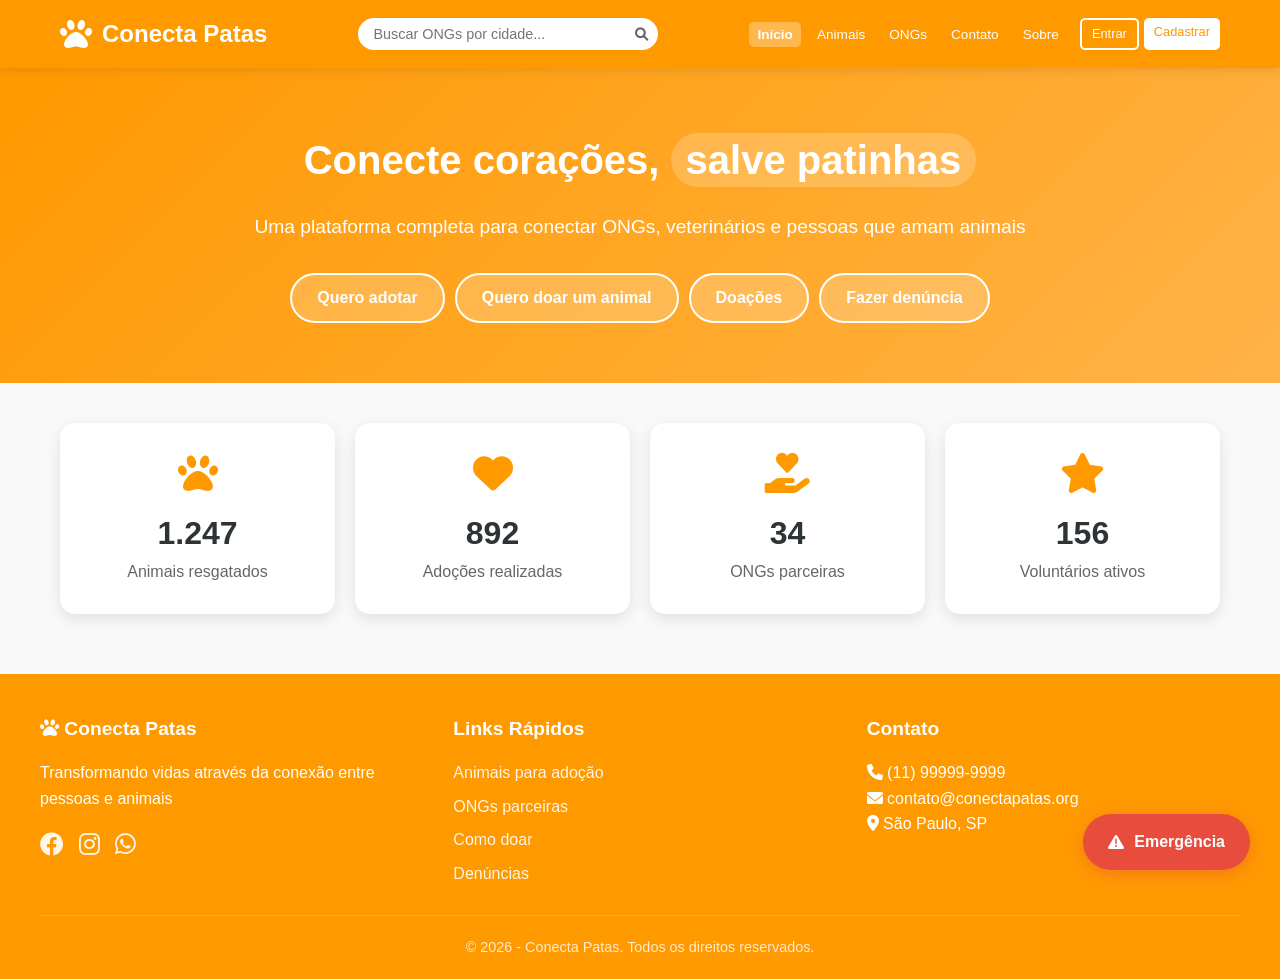
<file: index.html>
<!DOCTYPE html>
<html lang="pt-BR">

<head>
  <meta charset="UTF-8">
  <meta name="viewport" content="width=device-width, initial-scale=1.0">
  <title>Conecta Patas - Sistema de Adoção</title>
  <link rel="stylesheet" href="style.css">
  <link rel="stylesheet" href="https://cdnjs.cloudflare.com/ajax/libs/font-awesome/6.0.0/css/all.min.css">
  <script src="index.js" defer></script>
  <script src="global.js"></script>
</head>

<body>
  <!-- BOTÃO DE EMERGÊNCIA FLUTUANTE -->
  <a href="emergencia.html" class="emergency-float">
    <i class="fas fa-exclamation-triangle"></i>
    <span>Emergência</span>
  </a>

  <header>
    <div class="header-container">
      <div class="logo">
        <i class="fas fa-paw"></i>
        <h1>Conecta Patas</h1>
      </div>

      <div class="search-bar">
      <input type="text" id="search-ongs" placeholder="Buscar ONGs por cidade...">
      <button id="btn-search"><i class="fas fa-search"></i></button>
      </div>

      <nav>
        <ul class="nav-menu" id="nav-menu">
          <li><a href="index.html" class="active">Início</a></li>
          <li><a href="animais.html">Animais</a></li>
          <li><a href="ongs.html">ONGs</a></li>
          <li><a href="contato.html">Contato</a></li>
          <li><a href="sobre.html">Sobre</a></li>
          </li>
          <li class="auth-buttons">
            <a href="login.html" class="btn-login">Entrar</a>
            <a href="cadastro_usuario.html" class="btn-cadastro">Cadastrar</a>
          </li>
        </ul>
      </nav>

      <div class="hamburger" id="hamburger">
        <span></span>
        <span></span>
        <span></span>
      </div>
    </div>
  </header>

  <main>
    <!-- HERO SECTION -->
    <section class="hero">
      <div class="hero-content">
        <h2>Conecte corações, <span>salve patinhas</span></h2>
        <p>Uma plataforma completa para conectar ONGs, veterinários e pessoas que amam animais</p>
        <div class="hero-buttons">
          <a href="cadastro_adotantes.html" class="btn-secondary">Quero adotar</a>
          <a href="cadastro_animais.html" class="btn-secondary">Quero doar um animal</a>
          <a href="doaçoes.html" class="btn-secondary">Doações</a>
          <a href="denuncias.html" class="btn-secondary">Fazer denúncia</a>
        </div>
      </div>
    </section>

    <!-- ESTATÍSTICAS -->
    <section class="stats">
      <div class="stat-card">
        <i class="fas fa-paw"></i>
        <h3>1.247</h3>
        <p>Animais resgatados</p>
      </div>
      <div class="stat-card">
        <i class="fas fa-heart"></i>
        <h3>892</h3>
        <p>Adoções realizadas</p>
      </div>
      <div class="stat-card">
        <i class="fas fa-hand-holding-heart"></i>
        <h3>34</h3>
        <p>ONGs parceiras</p>
      </div>
      <div class="stat-card">
        <i class="fas fa-star"></i>
        <h3>156</h3>
        <p>Voluntários ativos</p>
      </div>
    </section>

    <footer>
      <div class="footer-content">
        <div class="footer-section">
          <h4><i class="fas fa-paw"></i> Conecta Patas</h4>
          <p>Transformando vidas através da conexão entre pessoas e animais</p>
          <div class="social-icons">
            <a href="#"><i class="fab fa-facebook"></i></a>
            <a href="#"><i class="fab fa-instagram"></i></a>
            <a href="#"><i class="fab fa-whatsapp"></i></a>
          </div>
        </div>
        <div class="footer-section">
          <h4>Links Rápidos</h4>
          <ul>
            <li><a href="animais.html">Animais para adoção</a></li>
            <li><a href="ongs.html">ONGs parceiras</a></li>
            <li><a href="doaçoes.html">Como doar</a></li>
            <li><a href="denuncias.html">Denúncias</a></li>
          </ul>
        </div>
        <div class="footer-section">
          <h4>Contato</h4>
          <p><i class="fas fa-phone"></i> (11) 99999-9999</p>
          <p><i class="fas fa-envelope"></i> contato@conectapatas.org</p>
          <p><i class="fas fa-map-marker-alt"></i> São Paulo, SP</p>
        </div>
      </div>
      <div class="footer-bottom">
        <p>&copy; 2026 - Conecta Patas. Todos os direitos reservados.</p>
      </div>
    </footer>
</body>

</html>
</file>
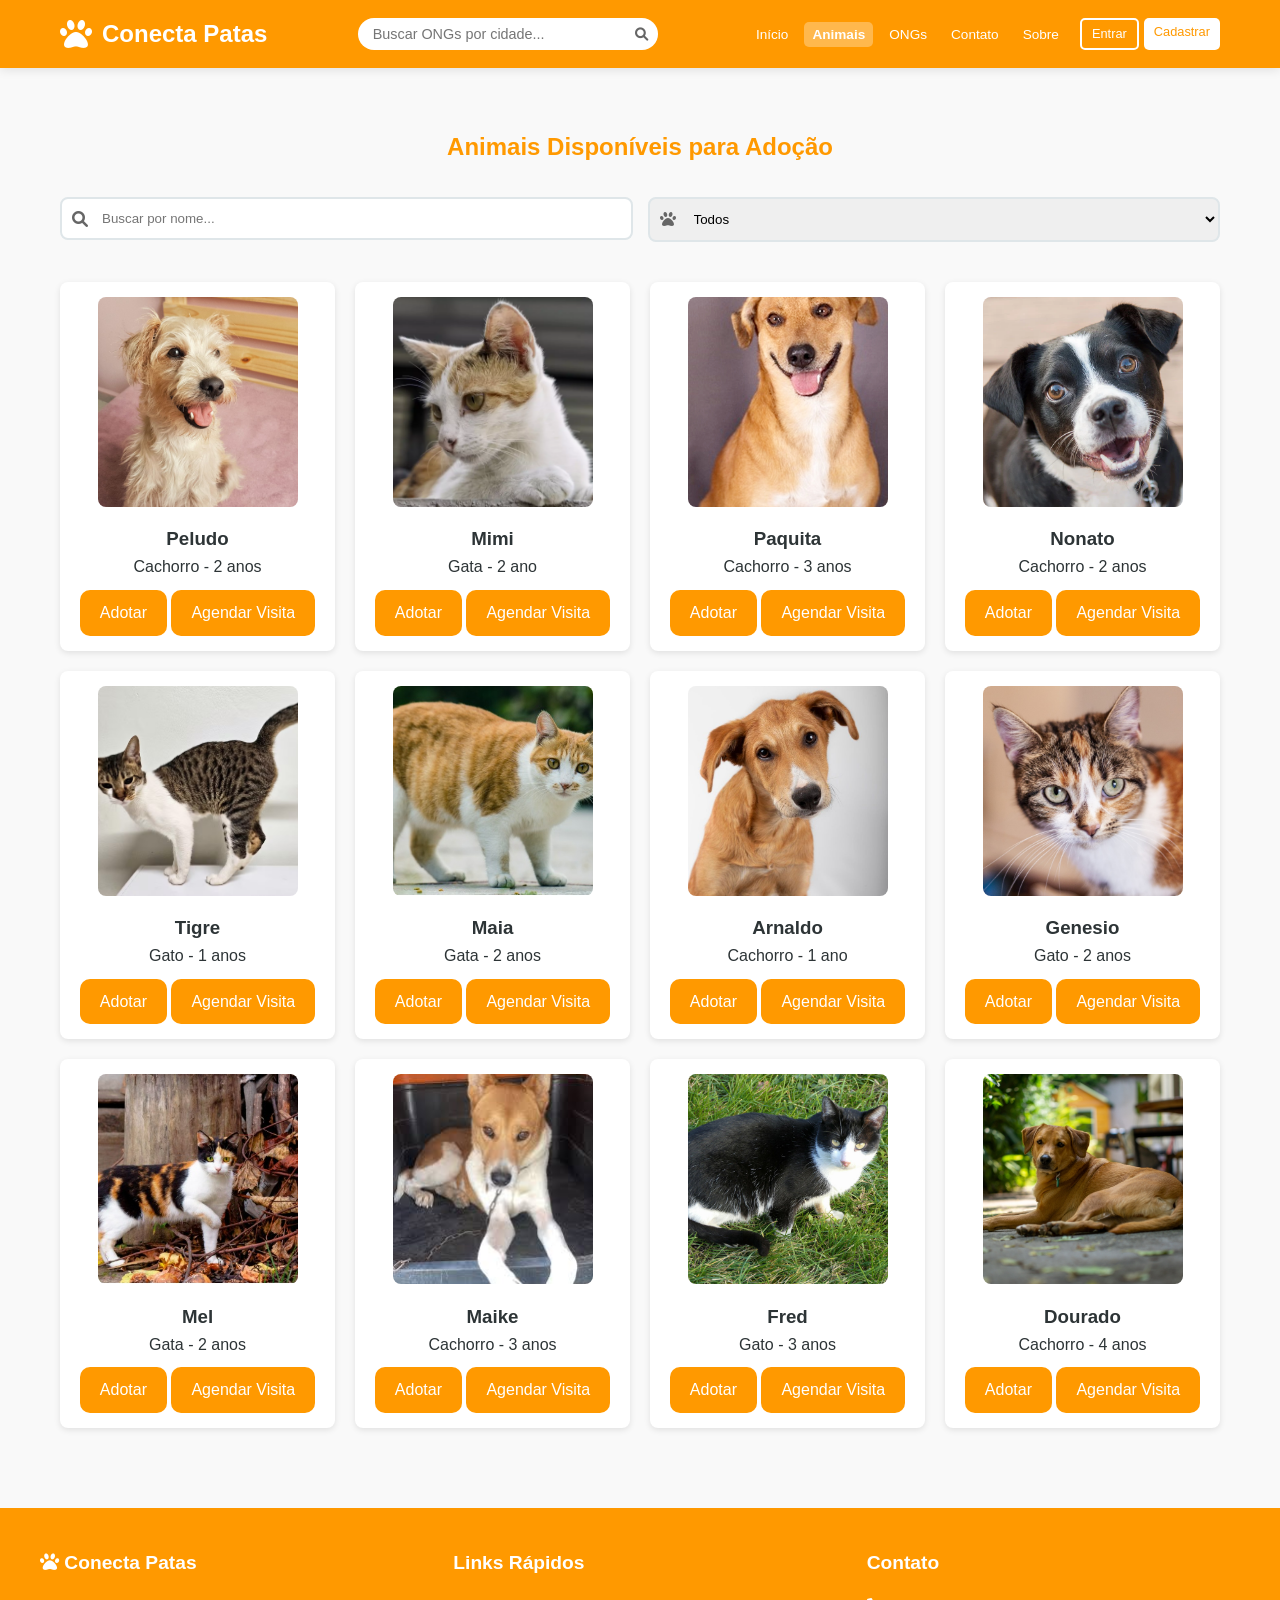
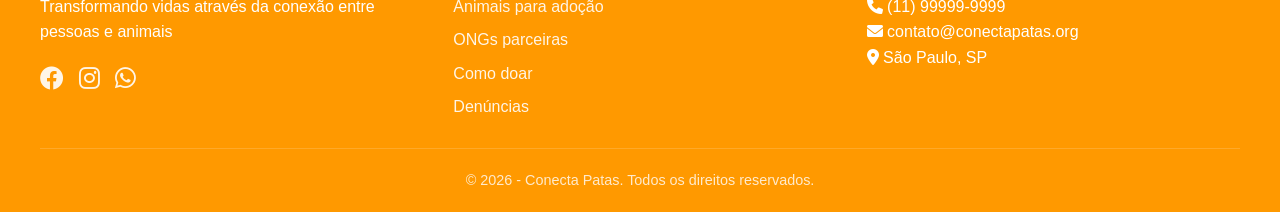
<file: animais.html>
<!DOCTYPE html>
<html lang="pt-BR">

<head>
  <meta charset="UTF-8">
  <meta name="viewport" content="width=device-width, initial-scale=1.0" />
  <title>Sistema de Adoção de Animais</title>
  <link rel="stylesheet" href="style.css">
  <link rel="stylesheet" href="https://cdnjs.cloudflare.com/ajax/libs/font-awesome/6.0.0/css/all.min.css">
  <script src="animais.js" defer></script>
</head>

<body>
  <header>
    <div class="header-container">
      <div class="logo">
        <i class="fas fa-paw"></i>
        <h1>Conecta Patas</h1>
      </div>

      <div class="search-bar">
        <input type="text" id="search-ongs" placeholder="Buscar ONGs por cidade...">
        <button id="btn-search"><i class="fas fa-search"></i></button>
      </div>
     <!--Menu-->
      <nav>
        <ul class="nav-menu" id="nav-menu">
          <li><a href="index.html">Início</a></li>
          <li><a href="animais.html" class="active">Animais</a></li>
          <li><a href="ongs.html">ONGs</a></li>
          <li><a href="contato.html">Contato</a></li>
          <li><a href="sobre.html">Sobre</a></li>
          </li>
          <li class="auth-buttons">
            <a href="login.html" class="btn-login">Entrar</a>
            <a href="cadastro_usuario.html" class="btn-cadastro">Cadastrar</a>
          </li>
        </ul>
      </nav>

      <div class="hamburger" id="hamburger">
        <span></span>
        <span></span>
        <span></span>
      </div>
    </div>
  </header>
  <!--Filtro-->
  <div class="container">
    <h2>Animais Disponíveis para Adoção</h2>
    <div class="filtros-ongs">
      <div class="filtro-grupo">
        <i class="fas fa-search"></i>
        <input type="text" id="busca" placeholder="Buscar por nome...">
      </div>

      <div class="filtro-grupo">
        <i class="fas fa-paw"></i>
        <select id="filtro">
          <option value="todos">Todos</option>
          <option value="cachorro">Cachorros</option>
          <option value="gato">Gatos</option>
          <option value="outros">Outros</option>
        </select>
      </div>
    </div>
    <!--Card dos Animais-->
    <div id="lista-animais">
      <div class="animal" data-tipo="cachorro" data-nome="Peludo">
        <img src="imagens/peludo.jpg" alt="Peludo" style="width:200px;">
        <h3>Peludo</h3>
        <p>Cachorro - 2 anos</p>
        <a class="adotar" href="cadastro_adotantes.html">Adotar</a>
        <a class="visita" href="visita.html">Agendar Visita</a>
      </div>

      <div class="animal" data-tipo="gato" data-nome="Mimi">
        <img src="imagens/fotoGato1.jpg" alt="Mimi" style="width:200px;">
        <h3>Mimi</h3>
        <p>Gata - 2 ano</p>
        <a class="adotar" href="cadastro_adotantes.html">Adotar</a>
        <a class="visita" href="visita.html">Agendar Visita</a>
      </div>

      <div class="animal" data-tipo="cachorro" data-nome="Paquita">
        <img src="imagens/Viralata.jpg" alt="Paquita" style="width:200px;">
        <h3>Paquita</h3>
        <p>Cachorro - 3 anos</p>
        <a class="adotar" href="cadastro_adotantes.html">Adotar</a>
        <a class="visita" href="visita.html">Agendar Visita</a>
      </div>

      <div class="animal" data-tipo="cachorro" data-nome="Nonato">
        <img src="imagens/viralata2.jpg" alt="Nonato" style="width:200px;">
        <h3>Nonato</h3>
        <p>Cachorro - 2 anos</p>
        <a class="adotar" href="cadastro_adotantes.html">Adotar</a>
        <a class="visita" href="visita.html">Agendar Visita</a>
      </div>

      <div class="animal" data-tipo="gato" data-nome="Tigre">
        <img src="imagens/tigre.jpg" alt="Tigre" style="width:200px;">
        <h3>Tigre</h3>
        <p>Gato - 1 anos</p>
        <a class="adotar" href="cadastro_adotantes.html">Adotar</a>
        <a class="visita" href="visita.html">Agendar Visita</a>
      </div>

      <div class="animal" data-tipo="gato" data-nome="Maia">
        <img src="imagens/cat2.jpg" alt="Mia" style="width:200px;">
        <h3>Maia</h3>
        <p>Gata - 2 anos</p>
        <a class="adotar" href="cadastro_adotantes.html">Adotar</a>
        <a class="visita" href="visita.html">Agendar Visita</a>
      </div>

      <div class="animal" data-tipo="cachorro" data-nome="Arnaldo">
        <img src="imagens/agnaldo.jpg" alt="Arnaldo" style="width:200px;">
        <h3>Arnaldo</h3>
        <p>Cachorro - 1 ano</p>
        <a class="adotar" href="cadastro_adotantes.html">Adotar</a>
        <a class="visita" href="visita.html">Agendar Visita</a>
      </div>

      <div class="animal" data-tipo="gato" data-nome="Genesio">
        <img src="imagens/genesio.jpg" alt="Genesio" style="width:200px;">
        <h3>Genesio</h3>
        <p>Gato - 2 anos</p>
        <a class="adotar" href="cadastro_adotantes.html">Adotar</a>
        <a class="visita" href="visita.html">Agendar Visita</a>
      </div>

      <div class="animal" data-tipo="gato" data-nome="Mel">
        <img src="imagens/cat3.jpg" alt="Mel" style="width:200px;">
        <h3>Mel</h3>
        <p>Gata - 2 anos</p>
        <a class="adotar" href="cadastro_adotantes.html">Adotar</a>
        <a class="visita" href="visita.html">Agendar Visita</a>
      </div>

      <div class="animal" data-tipo="cachorro" data-nome="Maike">
        <img src="imagens/maike.jpg" alt="Maike" style="width:200px;">
        <h3>Maike</h3>
        <p>Cachorro - 3 anos</p>
        <a class="adotar" href="cadastro_adotantes.html">Adotar</a>
        <a class="visita" href="visita.html">Agendar Visita</a>
      </div>

      <div class="animal" data-tipo="gato" data-nome="Fred">
        <img src="imagens/fred.jpg" alt="Fred" style="width:200px;">
        <h3>Fred</h3>
        <p>Gato - 3 anos</p>
        <a class="adotar" href="cadastro_adotantes.html">Adotar</a>
        <a class="visita" href="visita.html">Agendar Visita</a>
      </div>

      <div class="animal" data-tipo="cachorro" data-nome="Dourado">
        <img src="imagens/dourado.jpg" alt="Dourado" style="width:200px;">
        <h3>Dourado</h3>
        <p>Cachorro - 4 anos</p>
        <a class="adotar" href="cadastro_adotantes.html">Adotar</a>
        <a class="visita" href="visita.html">Agendar Visita</a>
      </div>

    </div>
  </div>
  <footer>
    <!--Rodapé final-->
    <div class="footer-content">
      <div class="footer-section">
        <h4><i class="fas fa-paw"></i> Conecta Patas</h4>
        <p>Transformando vidas através da conexão entre pessoas e animais</p>
        <div class="social-icons">
          <a href="#"><i class="fab fa-facebook"></i></a>
          <a href="#"><i class="fab fa-instagram"></i></a>
          <a href="#"><i class="fab fa-whatsapp"></i></a>
        </div>
      </div>
      <div class="footer-section">
        <h4>Links Rápidos</h4>
        <ul>
          <li><a href="animais.html">Animais para adoção</a></li>
          <li><a href="ongs.html">ONGs parceiras</a></li>
          <li><a href="doaçoes.html">Como doar</a></li>
          <li><a href="denuncias.html">Denúncias</a></li>
        </ul>
      </div>
      <div class="footer-section">
        <h4>Contato</h4>
        <p><i class="fas fa-phone"></i> (11) 99999-9999</p>
        <p><i class="fas fa-envelope"></i> contato@conectapatas.org</p>
        <p><i class="fas fa-map-marker-alt"></i> São Paulo, SP</p>
      </div>
    </div>
    <div class="footer-bottom">
      <p>&copy; 2026 - Conecta Patas. Todos os direitos reservados.</p>
    </div>
  </footer>
</body>

</html>
</file>
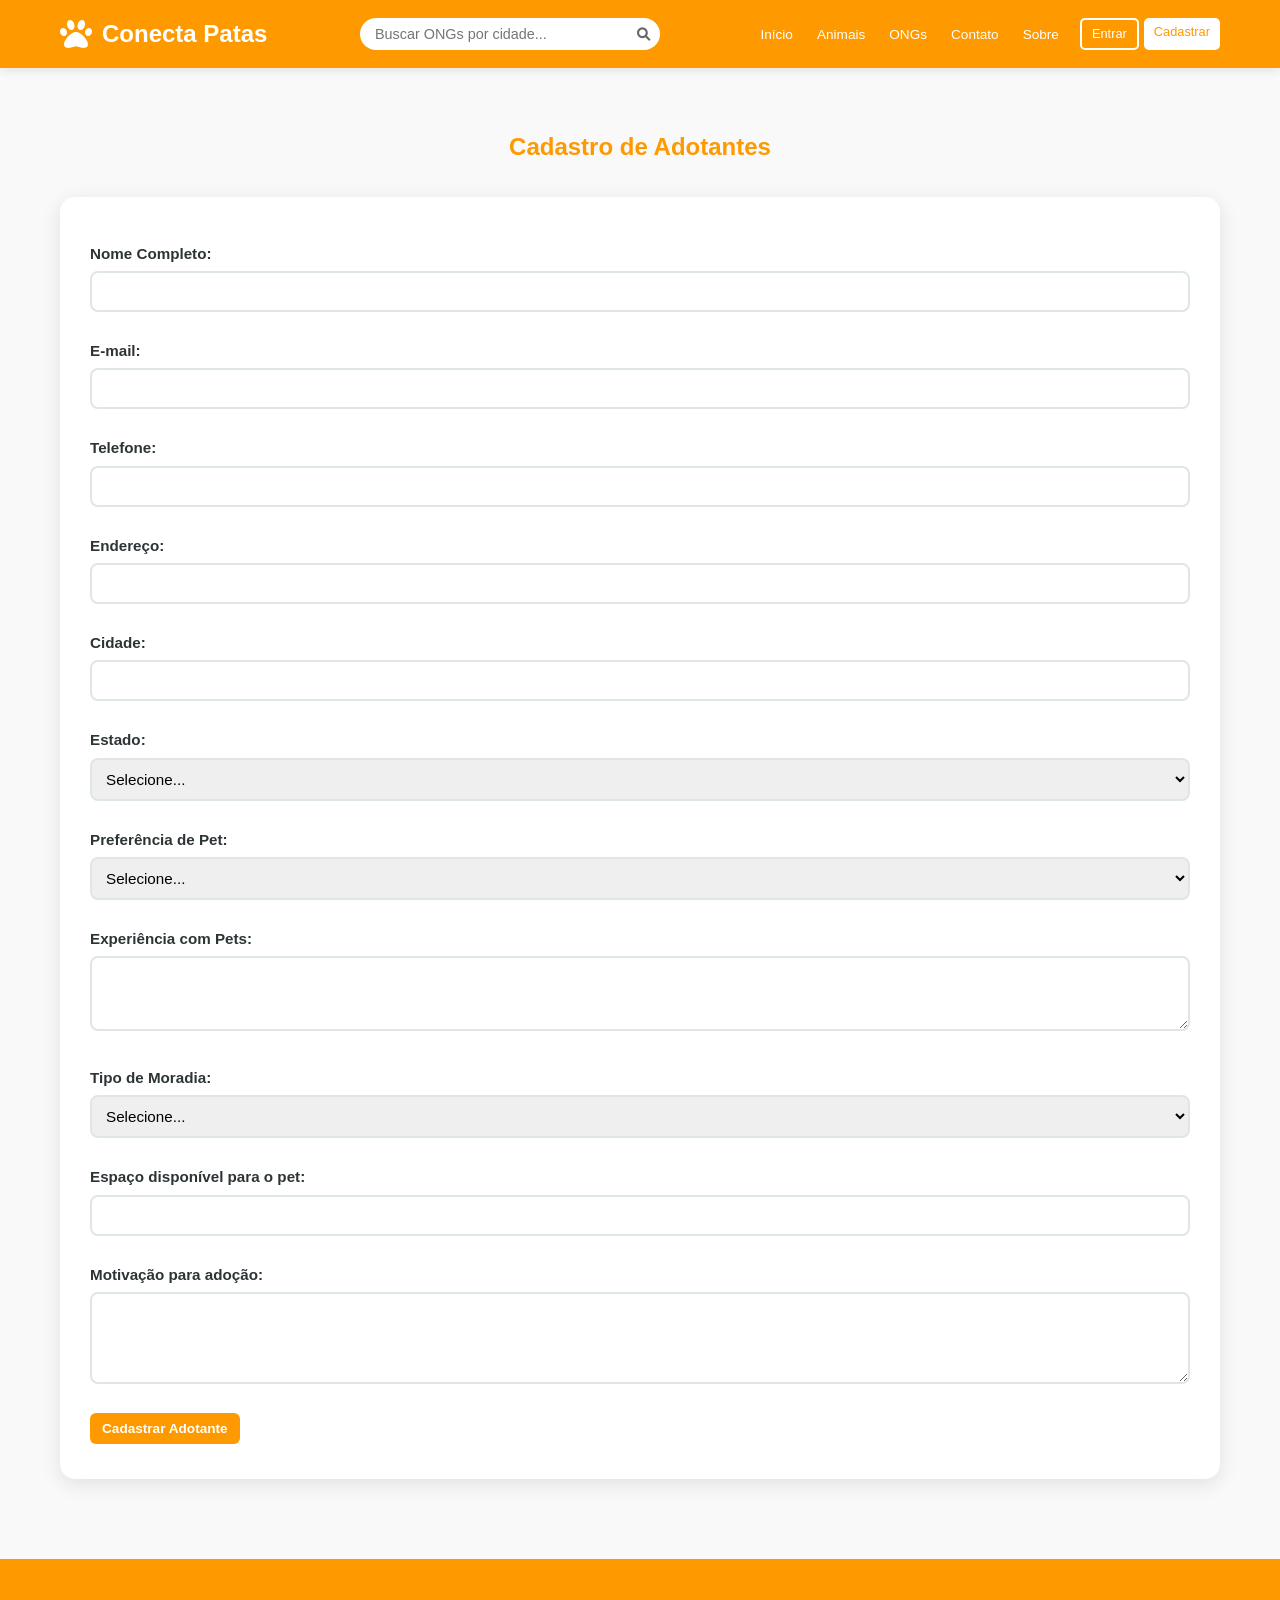
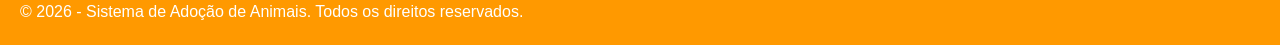
<file: cadastro_adotantes.html>
<!DOCTYPE html>
<html lang="pt-BR">

<head>
  <meta charset="UTF-8">
  <meta name="viewport" content="width=device-width, initial-scale=1.0" />
  <title>Sistema de Adoção de Animais</title>
  <link rel="stylesheet" href="style.css">
  <link rel="stylesheet" href="https://cdnjs.cloudflare.com/ajax/libs/font-awesome/6.0.0/css/all.min.css">
  <script src="cadastroadotantes.js" defer></script>
</head>

<body>
  <header>
    <div class="header-container">
      <div class="logo">
        <i class="fas fa-paw"></i>
        <h1>Conecta Patas</h1>
      </div>
      <!--Filtro pesquisa-->
      <div class="search-bar">
        <input type="text" id="search-ongs" placeholder="Buscar ONGs por cidade...">
        <button id="btn-search"><i class="fas fa-search"></i></button>
      </div>
      <!--Menu -->
      <nav>
        <ul class="nav-menu" id="nav-menu">
          <li><a href="index.html">Início</a></li>
          <li><a href="animais.html">Animais</a></li>
          <li><a href="ongs.html">ONGs</a></li>
          <li><a href="contato.html">Contato</a></li>
          <li><a href="sobre.html">Sobre</a></li>
          </li>
          <li class="auth-buttons">
            <a href="login.html" class="btn-login">Entrar</a>
            <a href="cadastro_usuario.html" class="btn-cadastro">Cadastrar</a>
          </li>
        </ul>
      </nav>

      <div class="hamburger" id="hamburger">
        <span></span>
        <span></span>
        <span></span>
      </div>
    </div>
  </header>

  <div class="container">
    <h2>Cadastro de Adotantes</h2>
    <form id="adotantesForm">
      <label for="nomeAdotante">Nome Completo:</label>
      <input type="text" id="nomeAdotante" name="nome" required>

      <label for="emailAdotante">E-mail:</label>
      <input type="email" id="emailAdotante" name="email" required>

      <label for="telefoneAdotante">Telefone:</label>
      <input type="tel" id="telefoneAdotante" name="telefone" required>

      <label for="enderecoAdotante">Endereço:</label>
      <input type="enderecoAdotante" id="enderecoAdotante" name="endereco" required>

      <label for="cidadeAdotante">Cidade:</label>
      <input type="text" id="cidadeAdotante" name="cidade" required>

      <label for="estadoAdotante">Estado:</label>
      <select id="estadoAdotante" name="estado" required>
        <option value="">Selecione...</option>
        <option value="RS">RS</option>
        <option value="SP">SC</option>
        <option value="RJ">PR</option>
        <option value="MG">SP</option>
      </select>

      <label for="tipoPetAdotante">Preferência de Pet:</label>
      <select id="tipoPetAdotante" name="tipoPet" required>
        <option value="">Selecione...</option>
        <option value="cachorro">Cachorro</option>
        <option value="gato">Gato</option>
        <option value="outros">Outros</option>
      </select>

      <label for="experienciaAdotante">Experiência com Pets:</label>
      <textarea id="experienciaAdotante" name="experiencia" rows="3" required></textarea>

      <label for="moradiaAdotante">Tipo de Moradia:</label>
      <select id="moradiaAdotante" name="moradia" required>
        <option value="">Selecione...</option>
        <option value="casa">Casa</option>
        <option value="apartamento">Apartamento</option>
        <option value="chacara">Chácara/Sítio</option>
      </select>

      <label for="espacoAdotante">Espaço disponível para o pet:</label>
      <input type="text" id="espacoAdotante" name="espaco" required>

      <label for="motivacao">Motivação para adoção:</label>
      <textarea id="motivacao" name="motivacao" rows="4" required></textarea>

      <button type="submit">Cadastrar Adotante</button>
      <p id="mensagemAdotantes" class="error"></p>
    </form>
  </div>

  <footer>
    <p>&copy; 2026 - Sistema de Adoção de Animais. Todos os direitos reservados.</p>
  </footer>
</body>

</html>
</file>
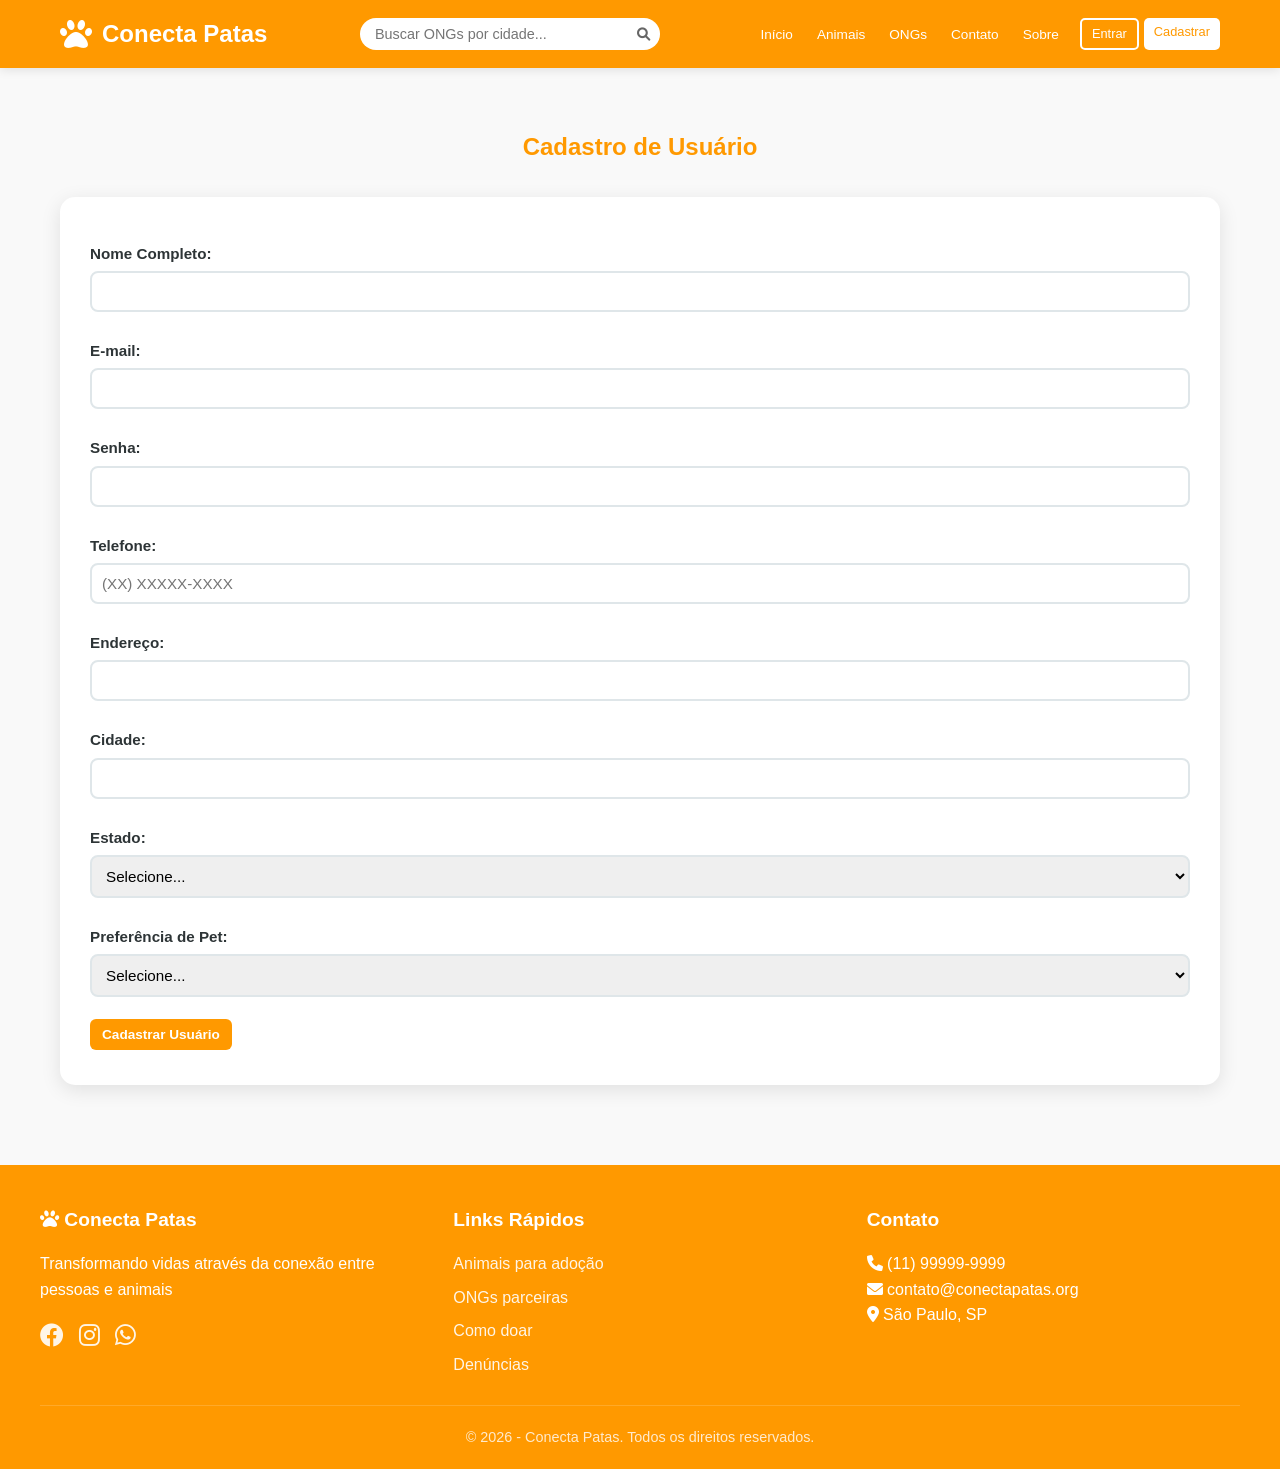
<file: cadastro_usuario.html>
<!DOCTYPE html>
<html lang="pt-BR">

<head>
  <meta charset="UTF-8">
  <meta name="viewport" content="width=device-width, initial-scale=1.0" />
  <title>Sistema de Adoção de Animais</title>
  <link rel="stylesheet" href="style.css">
  <link rel="stylesheet" href="https://cdnjs.cloudflare.com/ajax/libs/font-awesome/6.0.0/css/all.min.css">
  <script src="cadastrousuario.js" defer></script>
</head>

<body>
  <header>
    <div class="header-container">
      <div class="logo">
        <i class="fas fa-paw"></i>
        <h1>Conecta Patas</h1>
      </div>

      <div class="search-bar">
        <input type="text" id="search-ongs" placeholder="Buscar ONGs por cidade...">
        <button id="btn-search"><i class="fas fa-search"></i></button>
      </div>

      <nav>
        <ul class="nav-menu" id="nav-menu">
          <li><a href="index.html">Início</a></li>
          <li><a href="animais.html">Animais</a></li>
          <li><a href="ongs.html">ONGs</a></li>
          <li><a href="contato.html">Contato</a></li>
          <li><a href="sobre.html">Sobre</a></li>
          </li>
          <li class="auth-buttons">
            <a href="login.html" class="btn-login">Entrar</a>
            <a href="cadastro_usuario.html" class="btn-cadastro">Cadastrar</a>
          </li>
        </ul>
      </nav>

      <div class="hamburger" id="hamburger">
        <span></span>
        <span></span>
        <span></span>
      </div>
    </div>
  </header>

  <div class="container">
    <h2>Cadastro de Usuário</h2>
    <form id="cadastroForm">
      <label for="nomeUsuario">Nome Completo:</label>
      <input type="text" id="nomeUsuario" name="nome" required>

      <label for="emailUsuario">E-mail:</label>
      <input type="email" id="emailUsuario" name="email" required>

      <label for="senhaUsuario">Senha:</label>
      <input type="password" id="senhaUsuario" name="senha" required minlength="6">

      <label for="telefoneUsuario">Telefone:</label>
      <input type="tel" id="telefoneUsuario" name="telefone" placeholder="(XX) XXXXX-XXXX" required>

      <label for="enderecoUsuario">Endereço:</label>
      <input type="enderecoAdotante" id="enderecoAdotante" name="endereco" required>

      <label for="cidadeUsuario">Cidade:</label>
      <input type="text" id="cidadeUsuario" name="cidade" required>

      <label for="estadoUsuario">Estado:</label>
      <select id="estadoUsuario" name="estado" required>
        <option value="">Selecione...</option>
        <option value="RS">RS</option>
        <option value="SP">SC</option>
        <option value="RJ">PR</option>
        <option value="MG">SP</option>
      </select>

      <label for="preferenciaUsuario">Preferência de Pet:</label>
      <select id="preferenciaUsuario" name="preferencia" required>
        <option value="">Selecione...</option>
        <option value="cachorro">Cachorro</option>
        <option value="gato">Gato</option>
        <option value="outros">Outros</option>
      </select>

      <button type="submit">Cadastrar Usuário</button>
      <p id="mensagemUsuario" class="error"></p>
    </form>
  </div>

  <footer>
    <div class="footer-content">
      <div class="footer-section">
        <h4><i class="fas fa-paw"></i> Conecta Patas</h4>
        <p>Transformando vidas através da conexão entre pessoas e animais</p>
        <div class="social-icons">
          <a href="#"><i class="fab fa-facebook"></i></a>
          <a href="#"><i class="fab fa-instagram"></i></a>
          <a href="#"><i class="fab fa-whatsapp"></i></a>
        </div>
      </div>
      <div class="footer-section">
        <h4>Links Rápidos</h4>
        <ul>
          <li><a href="animais.html">Animais para adoção</a></li>
          <li><a href="ongs.html">ONGs parceiras</a></li>
          <li><a href="doaçoes.html">Como doar</a></li>
          <li><a href="denuncias.html">Denúncias</a></li>
        </ul>
      </div>
      <div class="footer-section">
        <h4>Contato</h4>
        <p><i class="fas fa-phone"></i> (11) 99999-9999</p>
        <p><i class="fas fa-envelope"></i> contato@conectapatas.org</p>
        <p><i class="fas fa-map-marker-alt"></i> São Paulo, SP</p>
      </div>
    </div>
    <div class="footer-bottom">
      <p>&copy; 2026 - Conecta Patas. Todos os direitos reservados.</p>
    </div>
  </footer>
</body>

</html>
</file>
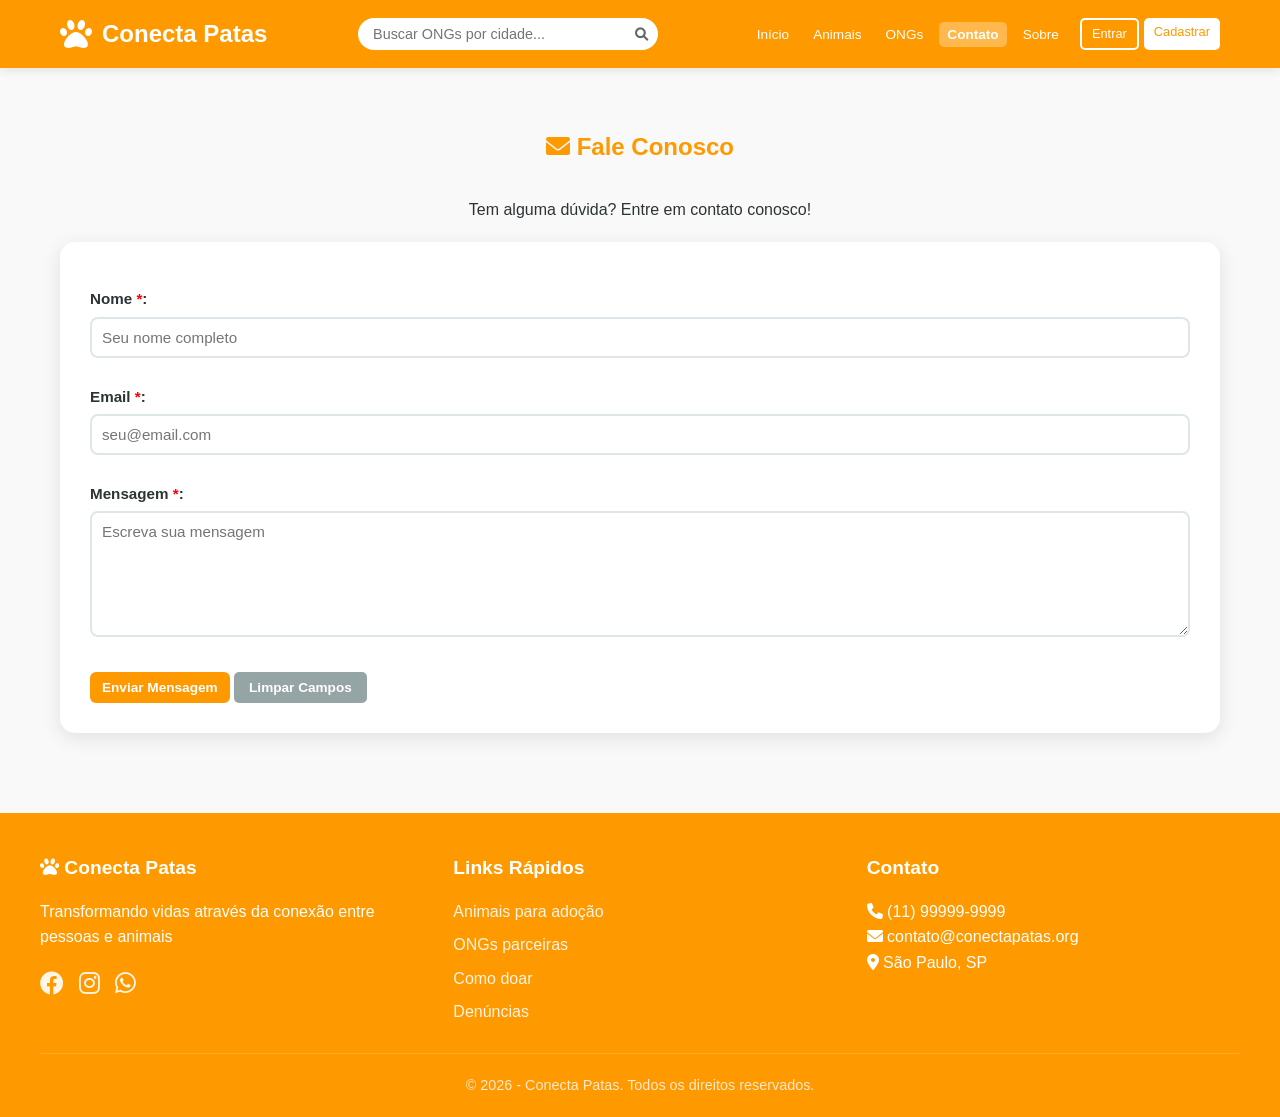
<file: contato.html>
<!DOCTYPE html>
<html lang="pt-BR">

<head>
  <meta charset="UTF-8">
  <meta name="viewport" content="width=device-width, initial-scale=1.0">
  <title>Contato - Conecta Patas</title>
  <link rel="stylesheet" href="style.css">
  <link rel="stylesheet" href="https://cdnjs.cloudflare.com/ajax/libs/font-awesome/6.0.0/css/all.min.css">
  <script src="contato.js" defer></script>
</head>

<body>

  <header>
    <div class="header-container">
      <div class="logo">
        <i class="fas fa-paw"></i>
        <h1>Conecta Patas</h1>
      </div>

      <div class="search-bar">
        <input type="text" id="search-ongs" placeholder="Buscar ONGs por cidade...">
        <button id="btn-search"><i class="fas fa-search"></i></button>
      </div>

      <nav>
        <ul class="nav-menu" id="nav-menu">
          <li><a href="index.html" >Início</a></li>
          <li><a href="animais.html">Animais</a></li>
          <li><a href="ongs.html">ONGs</a></li>
          <li><a href="contato.html" class="active">Contato</a></li>
          <li><a href="sobre.html">Sobre</a></li>
          </li>
          <li class="auth-buttons">
            <a href="login.html" class="btn-login">Entrar</a>
            <a href="cadastro_usuario.html" class="btn-cadastro">Cadastrar</a>
          </li>
        </ul>
      </nav>

      <div class="hamburger" id="hamburger">
        <span></span>
        <span></span>
        <span></span>
      </div>
    </div>
  </header>

  <div class="container">
    <h2><i class="fas fa-envelope"></i> Fale Conosco</h2>
    <p style="text-align: center; margin-bottom: 20px;">Tem alguma dúvida? Entre em contato conosco!</p>

    <form id="formContato">
      <label for="nomeContato">Nome <span style="color: red;">*</span>:</label>
      <input type="text" id="nomeContato" placeholder="Seu nome completo" required>

      <label for="emailContato">Email <span style="color: red;">*</span>:</label>
      <input type="email" id="emailContato" placeholder="seu@email.com" required>

      <label for="mensagemContato">Mensagem <span style="color: red;">*</span>:</label>
      <textarea id="mensagemContato" rows="6" placeholder="Escreva sua mensagem" required></textarea>

      <div id="resultadoContato" class="error"></div>

      <button type="submit">Enviar Mensagem</button>
      <button type="button" id="btnLimparContato" class="btn-limpar">Limpar Campos</button>
    </form>
  </div>

  <footer>
    <div class="footer-content">
      <div class="footer-section">
        <h4><i class="fas fa-paw"></i> Conecta Patas</h4>
        <p>Transformando vidas através da conexão entre pessoas e animais</p>
        <div class="social-icons">
          <a href="#"><i class="fab fa-facebook"></i></a>
          <a href="#"><i class="fab fa-instagram"></i></a>
          <a href="#"><i class="fab fa-whatsapp"></i></a>
        </div>
      </div>
      <div class="footer-section">
        <h4>Links Rápidos</h4>
        <ul>
          <li><a href="animais.html">Animais para adoção</a></li>
          <li><a href="ongs.html">ONGs parceiras</a></li>
          <li><a href="doaçoes.html">Como doar</a></li>
          <li><a href="denuncias.html">Denúncias</a></li>
        </ul>
      </div>
      <div class="footer-section">
        <h4>Contato</h4>
        <p><i class="fas fa-phone"></i> (11) 99999-9999</p>
        <p><i class="fas fa-envelope"></i> contato@conectapatas.org</p>
        <p><i class="fas fa-map-marker-alt"></i> São Paulo, SP</p>
      </div>
    </div>
    <div class="footer-bottom">
      <p>&copy; 2026 - Conecta Patas. Todos os direitos reservados.</p>
    </div>
  </footer>

  <script src="global.js"></script>
</body>

</html>
</file>
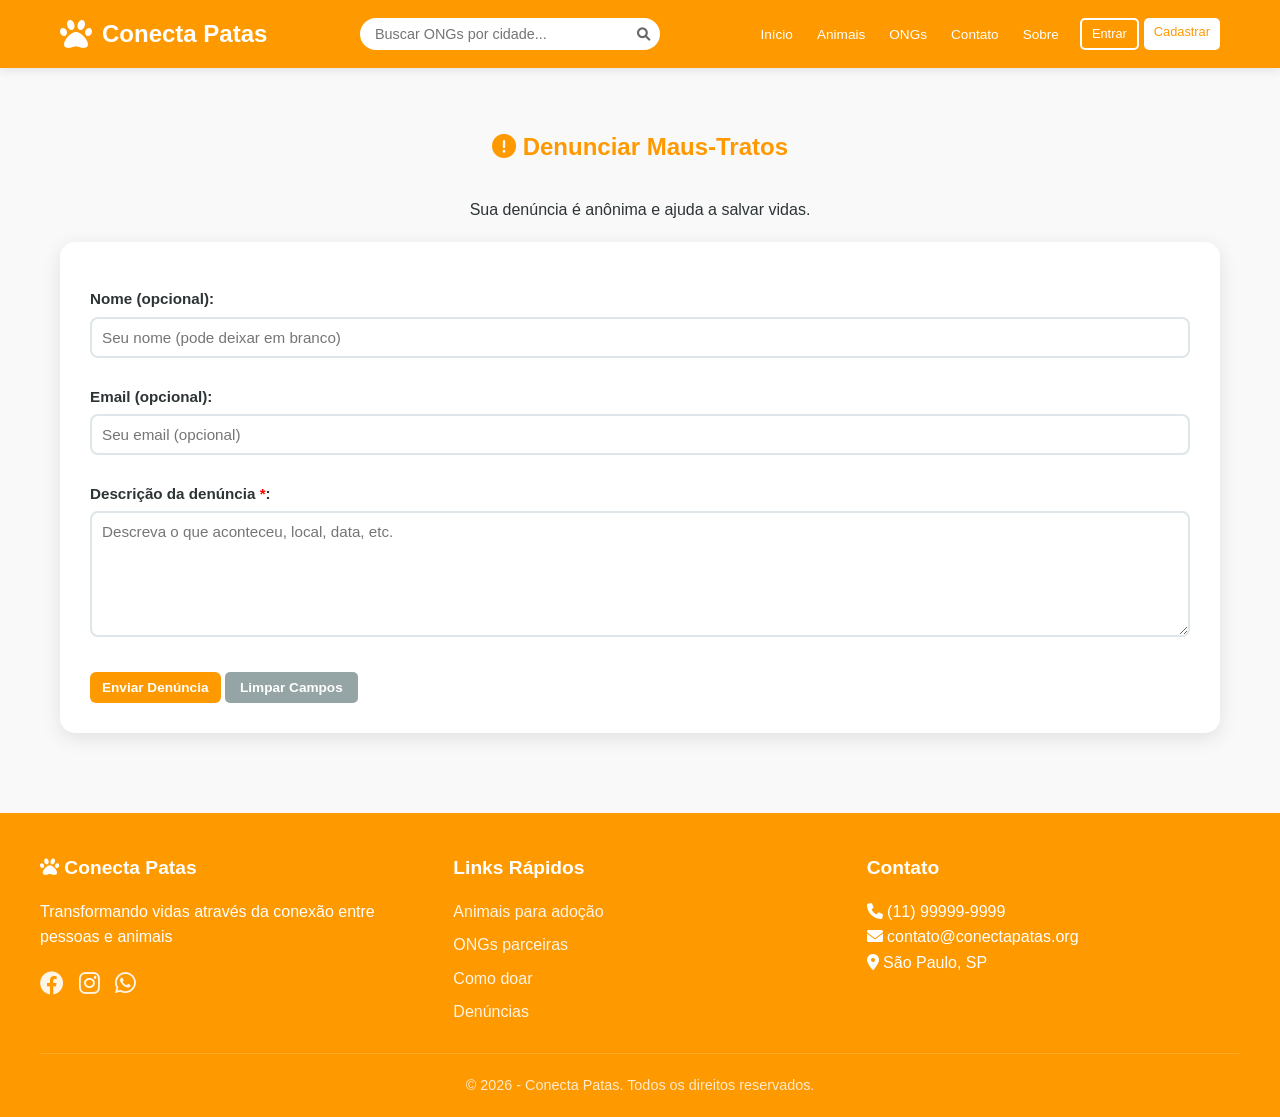
<file: denuncias.html>
<!DOCTYPE html>
<html lang="pt-BR">

<head>
  <meta charset="UTF-8">
  <meta name="viewport" content="width=device-width, initial-scale=1.0">
  <title>Denúncias - Conecta Patas</title>
  <link rel="stylesheet" href="style.css">
  <link rel="stylesheet" href="https://cdnjs.cloudflare.com/ajax/libs/font-awesome/6.0.0/css/all.min.css">
  <script src="denuncias.js" defer></script>
</head>

<body>

  <header>
    <div class="header-container">
      <div class="logo">
        <i class="fas fa-paw"></i>
        <h1>Conecta Patas</h1>
      </div>

      <div class="search-bar">
        <input type="text" id="search-ongs" placeholder="Buscar ONGs por cidade...">
        <button id="btn-search"><i class="fas fa-search"></i></button>
      </div>
      <!--Menu -->
      <nav>
        <ul class="nav-menu" id="nav-menu">
          <li><a href="index.html">Início</a></li>
          <li><a href="animais.html">Animais</a></li>
          <li><a href="ongs.html">ONGs</a></li>
          <li><a href="contato.html">Contato</a></li>
          <li><a href="sobre.html">Sobre</a></li>
          </li>
          <li class="auth-buttons">
            <a href="login.html" class="btn-login">Entrar</a>
            <a href="cadastro_usuario.html" class="btn-cadastro">Cadastrar</a>
          </li>
        </ul>
      </nav>

      <div class="hamburger" id="hamburger">
        <span></span>
        <span></span>
        <span></span>
      </div>
    </div>
  </header>

  <div class="container">
    <h2><i class="fas fa-exclamation-circle"></i> Denunciar Maus-Tratos</h2>
    <p style="text-align: center; margin-bottom: 20px;">Sua denúncia é anônima e ajuda a salvar vidas.</p>

    <form id="formDenuncia">
      <label for="nomeDenuncia">Nome (opcional):</label>
      <input type="text" id="nomeDenuncia" placeholder="Seu nome (pode deixar em branco)">

      <label for="emailDenuncia">Email (opcional):</label>
      <input type="email" id="emailDenuncia" placeholder="Seu email (opcional)">

      <label for="mensagemDenuncia">Descrição da denúncia <span style="color: red;">*</span>:</label>
      <textarea id="mensagemDenuncia" rows="6" placeholder="Descreva o que aconteceu, local, data, etc."
        required></textarea>

      <div id="resultadoDenuncia" class="error"></div>

      <button type="submit">Enviar Denúncia</button>
      <button type="button" id="btnLimparDenuncia" class="btn-limpar">Limpar Campos</button>
    </form>
  </div>

  <footer>
    <div class="footer-content">
      <div class="footer-section">
        <h4><i class="fas fa-paw"></i> Conecta Patas</h4>
        <p>Transformando vidas através da conexão entre pessoas e animais</p>
        <div class="social-icons">
          <a href="#"><i class="fab fa-facebook"></i></a>
          <a href="#"><i class="fab fa-instagram"></i></a>
          <a href="#"><i class="fab fa-whatsapp"></i></a>
        </div>
      </div>
      <div class="footer-section">
        <h4>Links Rápidos</h4>
        <ul>
          <li><a href="animais.html">Animais para adoção</a></li>
          <li><a href="ongs.html">ONGs parceiras</a></li>
          <li><a href="doacoes.html">Como doar</a></li>
          <li><a href="denuncias.html">Denúncias</a></li>
        </ul>
      </div>
      <div class="footer-section">
        <h4>Contato</h4>
        <p><i class="fas fa-phone"></i> (11) 99999-9999</p>
        <p><i class="fas fa-envelope"></i> contato@conectapatas.org</p>
        <p><i class="fas fa-map-marker-alt"></i> São Paulo, SP</p>
      </div>
    </div>
    <div class="footer-bottom">
      <p>&copy; 2026 - Conecta Patas. Todos os direitos reservados.</p>
    </div>
  </footer>

  <script src="global.js"></script>
</body>

</html>
</file>
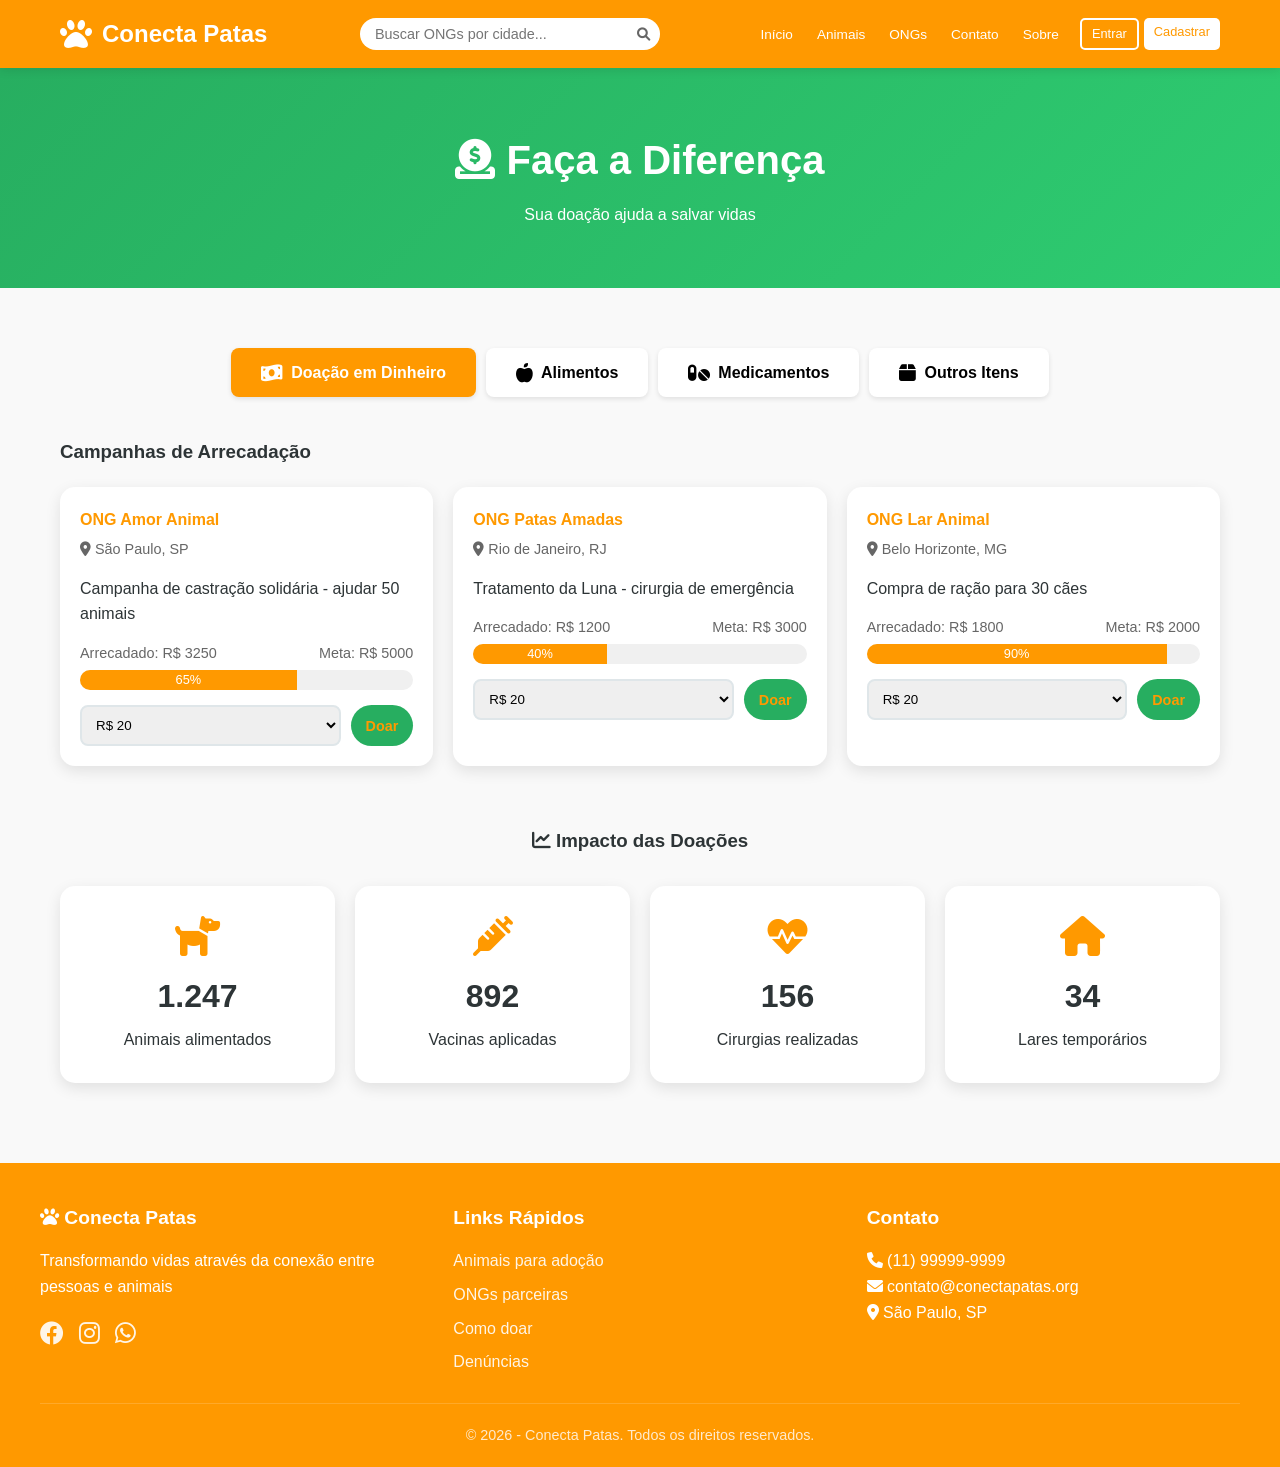
<file: doaçoes.html>
<!DOCTYPE html>
<html lang="pt-BR">

<head>
    <meta charset="UTF-8">
    <meta name="viewport" content="width=device-width, initial-scale=1.0">
    <title>Doações - Conecta Patas</title>
    <link rel="stylesheet" href="style.css">
    <link rel="stylesheet" href="https://cdnjs.cloudflare.com/ajax/libs/font-awesome/6.0.0/css/all.min.css">
    <script src="doacoes.js" defer></script>
</head>

<body>

    <header>
        <div class="header-container">
            <div class="logo">
                <i class="fas fa-paw"></i>
                <h1>Conecta Patas</h1>
            </div>
            <!--Filtro de busca -->
            <div class="search-bar">
                <input type="text" id="search-ongs" placeholder="Buscar ONGs por cidade...">
                <button id="btn-search"><i class="fas fa-search"></i></button>
            </div>
            <!--Menu -->
            <nav>
                <ul class="nav-menu" id="nav-menu">
                    <li><a href="index.html">Início</a></li>
                    <li><a href="animais.html">Animais</a></li>
                    <li><a href="ongs.html">ONGs</a></li>
                    <li><a href="contato.html">Contato</a></li>
                    <li><a href="sobre.html">Sobre</a></li>
                    </li>
                    <li class="auth-buttons">
                        <a href="login.html" class="btn-login">Entrar</a>
                        <a href="cadastro_usuario.html" class="btn-cadastro">Cadastrar</a>
                    </li>
                </ul>
            </nav>

            <div class="hamburger" id="hamburger">
                <span></span>
                <span></span>
                <span></span>
            </div>
        </div>
    </header>

    <main>
        <section class="page-header doacoes-header">
            <h2><i class="fas fa-donate"></i> Faça a Diferença</h2>
            <p>Sua doação ajuda a salvar vidas</p>
        </section>

        <div class="container">
            <!-- Abas de doação -->
            <div class="doacao-tabs">
                <button class="tab-btn active" data-tab="dinheiro">
                    <i class="fas fa-money-bill-wave"></i> Doação em Dinheiro
                </button>
                <button class="tab-btn" data-tab="alimentos">
                    <i class="fas fa-apple-alt"></i> Alimentos
                </button>
                <button class="tab-btn" data-tab="medicamentos">
                    <i class="fas fa-pills"></i> Medicamentos
                </button>
                <button class="tab-btn" data-tab="outros">
                    <i class="fas fa-box"></i> Outros Itens
                </button>
            </div>

            <!-- ABA DINHEIRO -->
            <div class="tab-content active" id="dinheiro">
                <h3>Campanhas de Arrecadação</h3>
                <div class="campanhas-lista" id="campanhas-dinheiro">
                </div>
            </div>

            <!-- ABA ALIMENTOS -->
            <div class="tab-content" id="alimentos">
                <h3>ONGs que precisam de Alimentos</h3>
                <div class="ongs-doacao-lista" id="ongs-alimentos">
                </div>
            </div>

            <!-- ABA MEDICAMENTOS -->
            <div class="tab-content" id="medicamentos">
                <h3>Medicamentos Necessários</h3>
                <div class="ongs-doacao-lista" id="ongs-medicamentos">
                </div>
            </div>

            <!-- ABA OUTROS -->
            <div class="tab-content" id="outros">
                <h3>Outros Itens Necessários</h3>
                <div class="ongs-doacao-lista" id="ongs-outros">
                </div>
            </div>

            <!-- Estatísticas de doações -->
            <section class="doacoes-records">
                <h3><i class="fas fa-chart-line"></i> Impacto das Doações</h3>
                <div class="records-grid">
                    <div class="record-card">
                        <i class="fas fa-dog"></i>
                        <h4>1.247</h4>
                        <p>Animais alimentados</p>
                    </div>
                    <div class="record-card">
                        <i class="fas fa-syringe"></i>
                        <h4>892</h4>
                        <p>Vacinas aplicadas</p>
                    </div>
                    <div class="record-card">
                        <i class="fas fa-heartbeat"></i>
                        <h4>156</h4>
                        <p>Cirurgias realizadas</p>
                    </div>
                    <div class="record-card">
                        <i class="fas fa-home"></i>
                        <h4>34</h4>
                        <p>Lares temporários</p>
                    </div>
                </div>
            </section>
        </div>
    </main>
    <!--Rodapé final -->
    <footer>
        <div class="footer-content">
            <div class="footer-section">
                <h4><i class="fas fa-paw"></i> Conecta Patas</h4>
                <p>Transformando vidas através da conexão entre pessoas e animais</p>
                <div class="social-icons">
                    <a href="#"><i class="fab fa-facebook"></i></a>
                    <a href="#"><i class="fab fa-instagram"></i></a>
                    <a href="#"><i class="fab fa-whatsapp"></i></a>
                </div>
            </div>
            <div class="footer-section">
                <h4>Links Rápidos</h4>
                <ul>
                    <li><a href="animais.html">Animais para adoção</a></li>
                    <li><a href="ongs.html">ONGs parceiras</a></li>
                    <li><a href="doacoes.html">Como doar</a></li>
                    <li><a href="denuncias.html">Denúncias</a></li>
                </ul>
            </div>
            <div class="footer-section">
                <h4>Contato</h4>
                <p><i class="fas fa-phone"></i> (11) 99999-9999</p>
                <p><i class="fas fa-envelope"></i> contato@conectapatas.org</p>
                <p><i class="fas fa-map-marker-alt"></i> São Paulo, SP</p>
            </div>
        </div>
        <div class="footer-bottom">
            <p>&copy; 2026 - Conecta Patas. Todos os direitos reservados.</p>
        </div>
    </footer>

    <script src="global.js"></script>
</body>

</html>
</file>
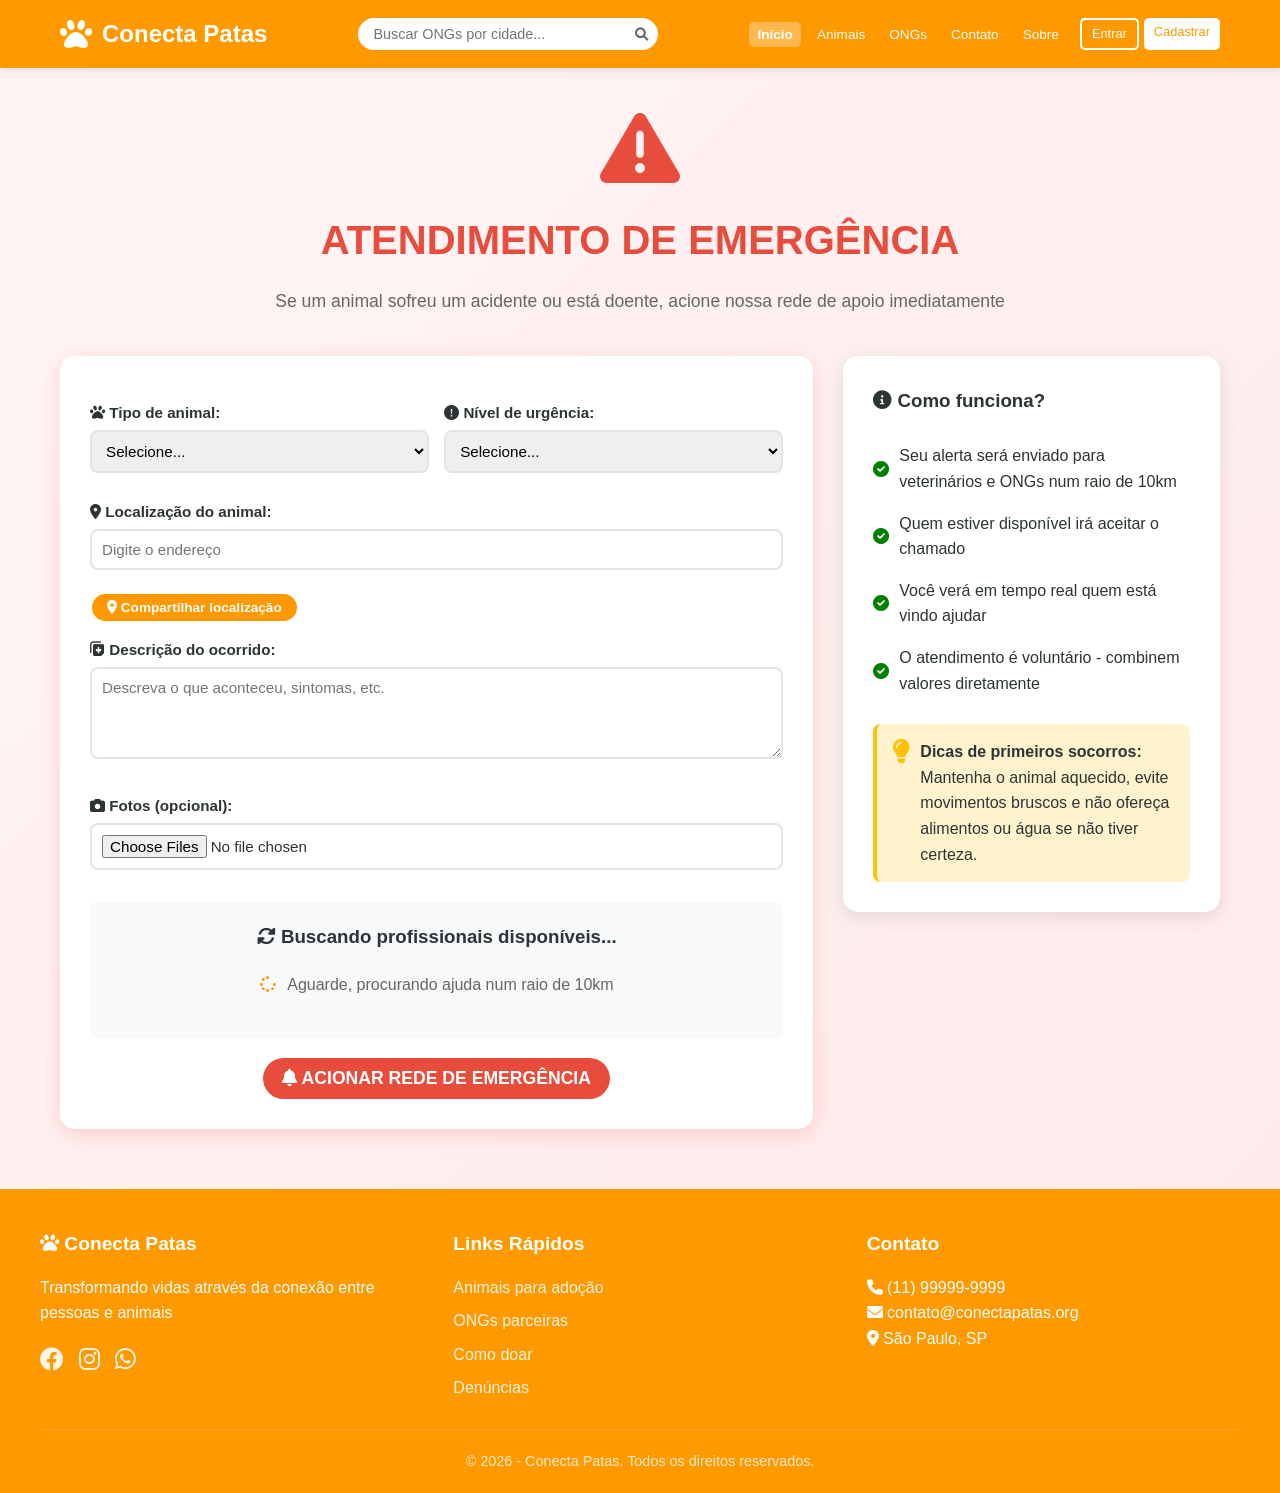
<file: emergencia.html>
<!DOCTYPE html>
<html lang="pt-BR">

<head>
    <meta charset="UTF-8">
    <meta name="viewport" content="width=device-width, initial-scale=1.0">
    <title>Emergência - Conecta Patas</title>
    <link rel="stylesheet" href="style.css">
    <link rel="stylesheet" href="https://cdnjs.cloudflare.com/ajax/libs/font-awesome/6.0.0/css/all.min.css">
    <script src="emergencia.js" defer></script>
</head>

<body class="emergency-page">
    <!-- BOTÃO DE EMERGÊNCIA FLUTUANTE (escondido nesta página) -->
    <header>
        <div class="header-container">
            <div class="logo">
                <i class="fas fa-paw"></i>
                <h1>Conecta Patas</h1>
            </div>
          <!--Filtro de busca -->
            <div class="search-bar">
                <input type="text" id="search-ongs" placeholder="Buscar ONGs por cidade...">
                <button id="btn-search"><i class="fas fa-search"></i></button>
            </div>
            <!--Menu -->
            <nav>
                <ul class="nav-menu" id="nav-menu">
                    <li><a href="index.html" class="active">Início</a></li>
                    <li><a href="animais.html">Animais</a></li>
                    <li><a href="ongs.html">ONGs</a></li>
                    <li><a href="contato.html">Contato</a></li>
                    <li><a href="sobre.html">Sobre</a></li>
                    </li>
                    <li class="auth-buttons">
                        <a href="login.html" class="btn-login">Entrar</a>
                        <a href="cadastro_usuario.html" class="btn-cadastro">Cadastrar</a>
                    </li>
                </ul>
            </nav>

            <div class="hamburger" id="hamburger">
                <span></span>
                <span></span>
                <span></span>
            </div>
        </div>
    </header>
     <!--emergência-->
    <main>
        <div class="emergency-container">
            <div class="emergency-header">
                <i class="fas fa-exclamation-triangle emergency-icon"></i>
                <h1>ATENDIMENTO DE EMERGÊNCIA</h1>
                <p>Se um animal sofreu um acidente ou está doente, acione nossa rede de apoio imediatamente</p>
            </div>

            <div class="emergency-form-container">
                <form id="emergencyForm">
                    <div class="form-row">
                        <div class="form-group">
                            <label><i class="fas fa-paw"></i> Tipo de animal:</label>
                            <select id="emergencyTipo" required>
                                <option value="">Selecione...</option>
                                <option value="cachorro">Cachorro</option>
                                <option value="gato">Gato</option>
                                <option value="outro">Outro</option>
                            </select>
                        </div>

                        <div class="form-group">
                            <label><i class="fas fa-exclamation-circle"></i> Nível de urgência:</label>
                            <select id="emergencyUrgencia" required>
                                <option value="">Selecione...</option>
                                <option value="critico">Crítico (risco de vida)</option>
                                <option value="urgente">Urgente (precisa de atendimento rápido)</option>
                                <option value="moderado">Moderado (pode aguardar)</option>
                            </select>
                        </div>
                    </div>

                    <div class="form-group">
                        <label><i class="fas fa-map-marker-alt"></i> Localização do animal:</label>
                        <input type="text" id="emergencyLocal" placeholder="Digite o endereço" required>
                        <button type="button" id="btnLocalizacao" class="btn-secondary btn-small">
                            <i class="fas fa-location-dot"></i> Compartilhar localização
                        </button>
                    </div>

                    <div class="form-group">
                        <label><i class="fas fa-notes-medical"></i> Descrição do ocorrido:</label>
                        <textarea id="emergencyDescricao" rows="4"
                            placeholder="Descreva o que aconteceu, sintomas, etc." required></textarea>
                    </div>

                    <div class="form-group">
                        <label><i class="fas fa-camera"></i> Fotos (opcional):</label>
                        <input type="file" id="emergencyFotos" accept="image/*" multiple>
                    </div>

                    <div class="emergency-contacts" id="emergencyContacts">
                        <h3><i class="fas fa-sync-alt fa-spin"></i> Buscando profissionais disponíveis...</h3>
                        <div class="contact-loading">
                            <i class="fas fa-spinner fa-spin"></i> Aguarde, procurando ajuda num raio de 10km
                        </div>
                    </div>

                    <div id="emergencyResultado" class="error"></div>

                    <button type="submit" class="btn-emergency" id="btnEmergencia">
                        <i class="fas fa-bell"></i> ACIONAR REDE DE EMERGÊNCIA
                    </button>
                </form>

                <div class="emergency-info">
                    <h3><i class="fas fa-info-circle"></i> Como funciona?</h3>
                    <ul>
                        <li><i class="fas fa-check-circle" style="color: green;"></i> Seu alerta será enviado para
                            veterinários e ONGs num raio de 10km</li>
                        <li><i class="fas fa-check-circle" style="color: green;"></i> Quem estiver disponível irá
                            aceitar o chamado</li>
                        <li><i class="fas fa-check-circle" style="color: green;"></i> Você verá em tempo real quem está
                            vindo ajudar</li>
                        <li><i class="fas fa-check-circle" style="color: green;"></i> O atendimento é voluntário -
                            combinem valores diretamente</li>
                    </ul>

                    <div class="emergency-tip">
                        <i class="fas fa-lightbulb"></i>
                        <div>
                            <strong>Dicas de primeiros socorros:</strong>
                            <p>Mantenha o animal aquecido, evite movimentos bruscos e não ofereça alimentos ou água se
                                não tiver certeza.</p>
                        </div>
                    </div>

                    <div class="emergency-contacts-list" id="emergencyContactsList" style="display: none;">
                        <h4>Profissionais disponíveis:</h4>
                        <div class="professional-list">
                        </div>
                    </div>
                </div>
            </div>
        </div>
    </main>

    <footer>
        <div class="footer-content">
            <div class="footer-section">
                <h4><i class="fas fa-paw"></i> Conecta Patas</h4>
                <p>Transformando vidas através da conexão entre pessoas e animais</p>
                <div class="social-icons">
                    <a href="#"><i class="fab fa-facebook"></i></a>
                    <a href="#"><i class="fab fa-instagram"></i></a>
                    <a href="#"><i class="fab fa-whatsapp"></i></a>
                </div>
            </div>
            <div class="footer-section">
                <h4>Links Rápidos</h4>
                <ul>
                    <li><a href="animais.html">Animais para adoção</a></li>
                    <li><a href="ongs.html">ONGs parceiras</a></li>
                    <li><a href="doacoes.html">Como doar</a></li>
                    <li><a href="denuncias.html">Denúncias</a></li>
                </ul>
            </div>
            <div class="footer-section">
                <h4>Contato</h4>
                <p><i class="fas fa-phone"></i> (11) 99999-9999</p>
                <p><i class="fas fa-envelope"></i> contato@conectapatas.org</p>
                <p><i class="fas fa-map-marker-alt"></i> São Paulo, SP</p>
            </div>
        </div>
        <div class="footer-bottom">
            <p>&copy; 2026 - Conecta Patas. Todos os direitos reservados.</p>
        </div>
    </footer>

    <script src="global.js"></script>
</body>

</html>
</file>
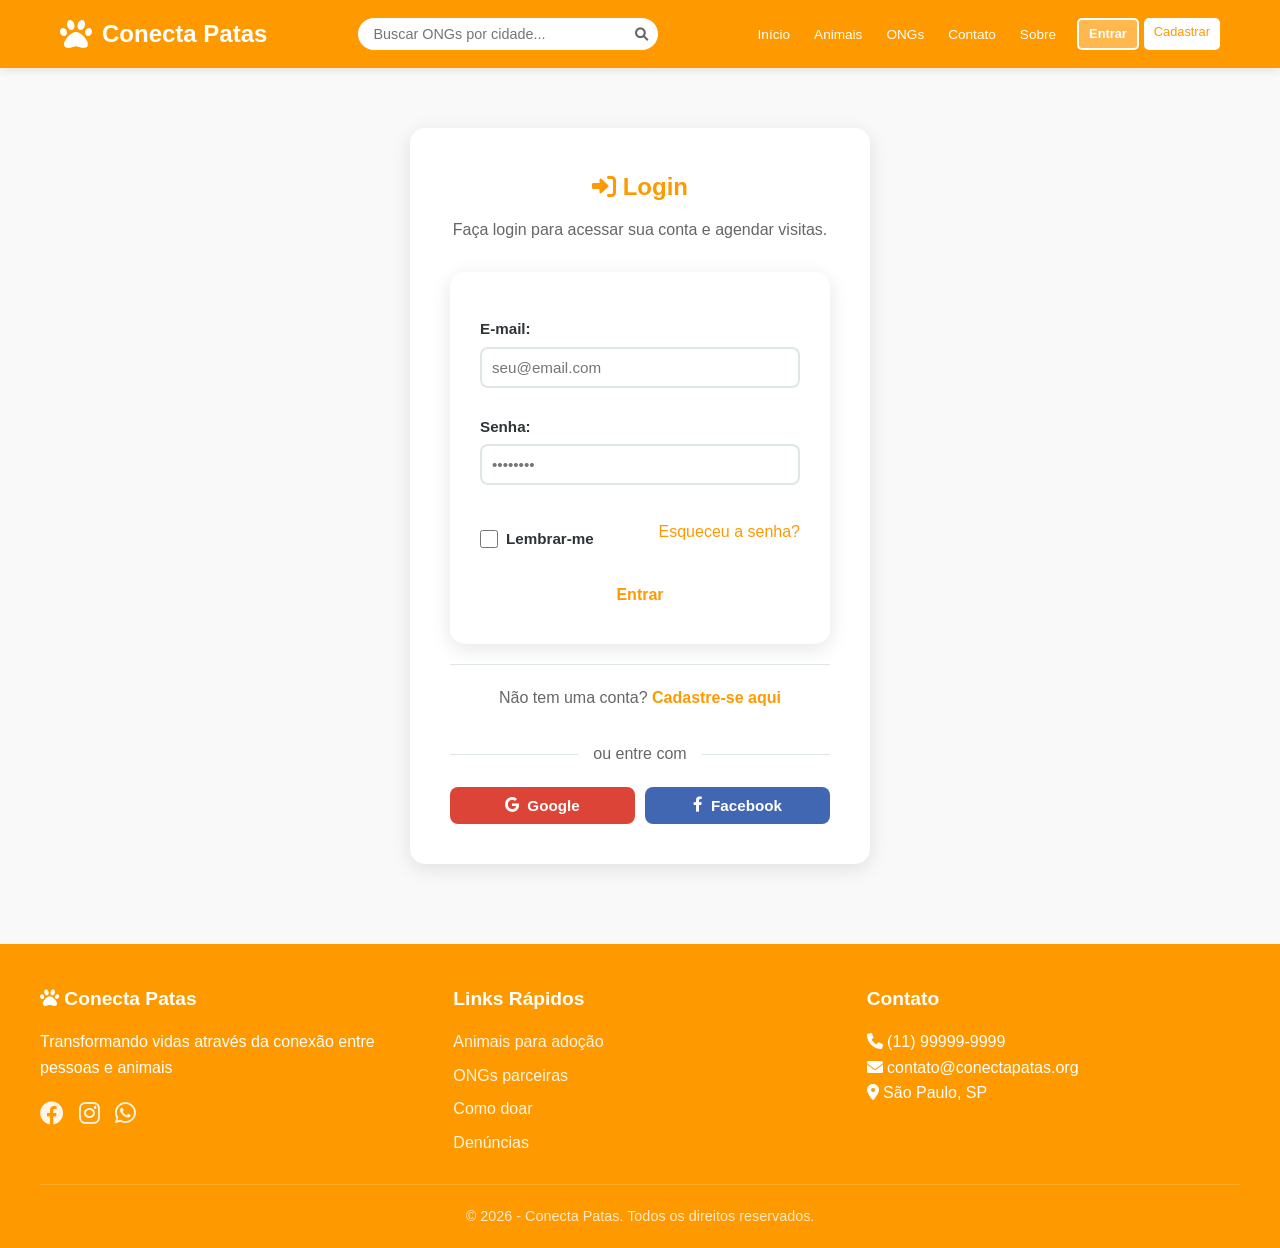
<file: login.html>
<!DOCTYPE html>
<html lang="pt-BR">

<head>
    <meta charset="UTF-8">
    <meta name="viewport" content="width=device-width, initial-scale=1.0">
    <title>Login - Conecta Patas</title>
    <link rel="stylesheet" href="style.css">
    <link rel="stylesheet" href="https://cdnjs.cloudflare.com/ajax/libs/font-awesome/6.0.0/css/all.min.css">
    <script src="login.js" defer></script>
</head>

<body>

    <header>
        <div class="header-container">
            <div class="logo">
                <i class="fas fa-paw"></i>
                <h1>Conecta Patas</h1>
            </div>
           <!--Filtro de busca das ongs-->
            <div class="search-bar">
                <input type="text" id="search-ongs" placeholder="Buscar ONGs por cidade...">
                <button id="btn-search"><i class="fas fa-search"></i></button>
            </div>

            <nav>
                <ul class="nav-menu" id="nav-menu">
                    <li><a href="index.html">Início</a></li>
                    <li><a href="animais.html">Animais</a></li>
                    <li><a href="ongs.html">ONGs</a></li>
                    <li><a href="contato.html">Contato</a></li>
                    <li><a href="sobre.html">Sobre</a></li>
                    </li>
                    <li class="auth-buttons">
                        <a href="login.html" class="btn-login">Entrar</a>
                        <a href="cadastro_usuario.html" class="btn-cadastro">Cadastrar</a>
                    </li>
                </ul>
            </nav>

            <div class="hamburger" id="hamburger">
                <span></span>
                <span></span>
                <span></span>
            </div>
        </div>
    </header>
     <!--Menu login-->
    <div class="container" style="max-width: 500px;">
        <div class="auth-box">
            <h2><i class="fas fa-sign-in-alt"></i> Login</h2>
            <p>Faça login para acessar sua conta e agendar visitas.</p>

            <form id="loginForm">
                <div class="form-group">
                    <label for="emailLogin">E-mail:</label>
                    <input type="email" id="emailLogin" placeholder="seu@email.com" required>
                </div>

                <div class="form-group">
                    <label for="senhaLogin">Senha:</label>
                    <input type="password" id="senhaLogin" placeholder="••••••••" required>
                </div>

                <div class="form-options">
                    <label class="checkbox">
                        <input type="checkbox"> Lembrar-me
                    </label>
                    <a href="#" class="forgot-password">Esqueceu a senha?</a>
                </div>

                <div id="resultadoLogin" class="error"></div>

                <button type="submit" class="btn-primary btn-full">Entrar</button>
            </form>

            <div class="auth-footer">
                <p>Não tem uma conta? <a href="cadastro_usuario.html">Cadastre-se aqui</a></p>
            </div>

            <div class="auth-divider">
                <span>ou entre com</span>
            </div>

            <div class="social-login">
                <button class="btn-social google"><i class="fab fa-google"></i> Google</button>
                <button class="btn-social facebook"><i class="fab fa-facebook-f"></i> Facebook</button>
            </div>
        </div>
    </div>
<!--Rodapé final-->
    <footer>
        <div class="footer-content">
            <div class="footer-section">
                <h4><i class="fas fa-paw"></i> Conecta Patas</h4>
                <p>Transformando vidas através da conexão entre pessoas e animais</p>
                <div class="social-icons">
                    <a href="#"><i class="fab fa-facebook"></i></a>
                    <a href="#"><i class="fab fa-instagram"></i></a>
                    <a href="#"><i class="fab fa-whatsapp"></i></a>
                </div>
            </div>
            <div class="footer-section">
                <h4>Links Rápidos</h4>
                <ul>
                    <li><a href="animais.html">Animais para adoção</a></li>
                    <li><a href="ongs.html">ONGs parceiras</a></li>
                    <li><a href="doacoes.html">Como doar</a></li>
                    <li><a href="denuncias.html">Denúncias</a></li>
                </ul>
            </div>
            <div class="footer-section">
                <h4>Contato</h4>
                <p><i class="fas fa-phone"></i> (11) 99999-9999</p>
                <p><i class="fas fa-envelope"></i> contato@conectapatas.org</p>
                <p><i class="fas fa-map-marker-alt"></i> São Paulo, SP</p>
            </div>
        </div>
        <div class="footer-bottom">
            <p>&copy; 2026 - Conecta Patas. Todos os direitos reservados.</p>
        </div>
    </footer>

    <script src="global.js"></script>
</body>

</html>
</file>
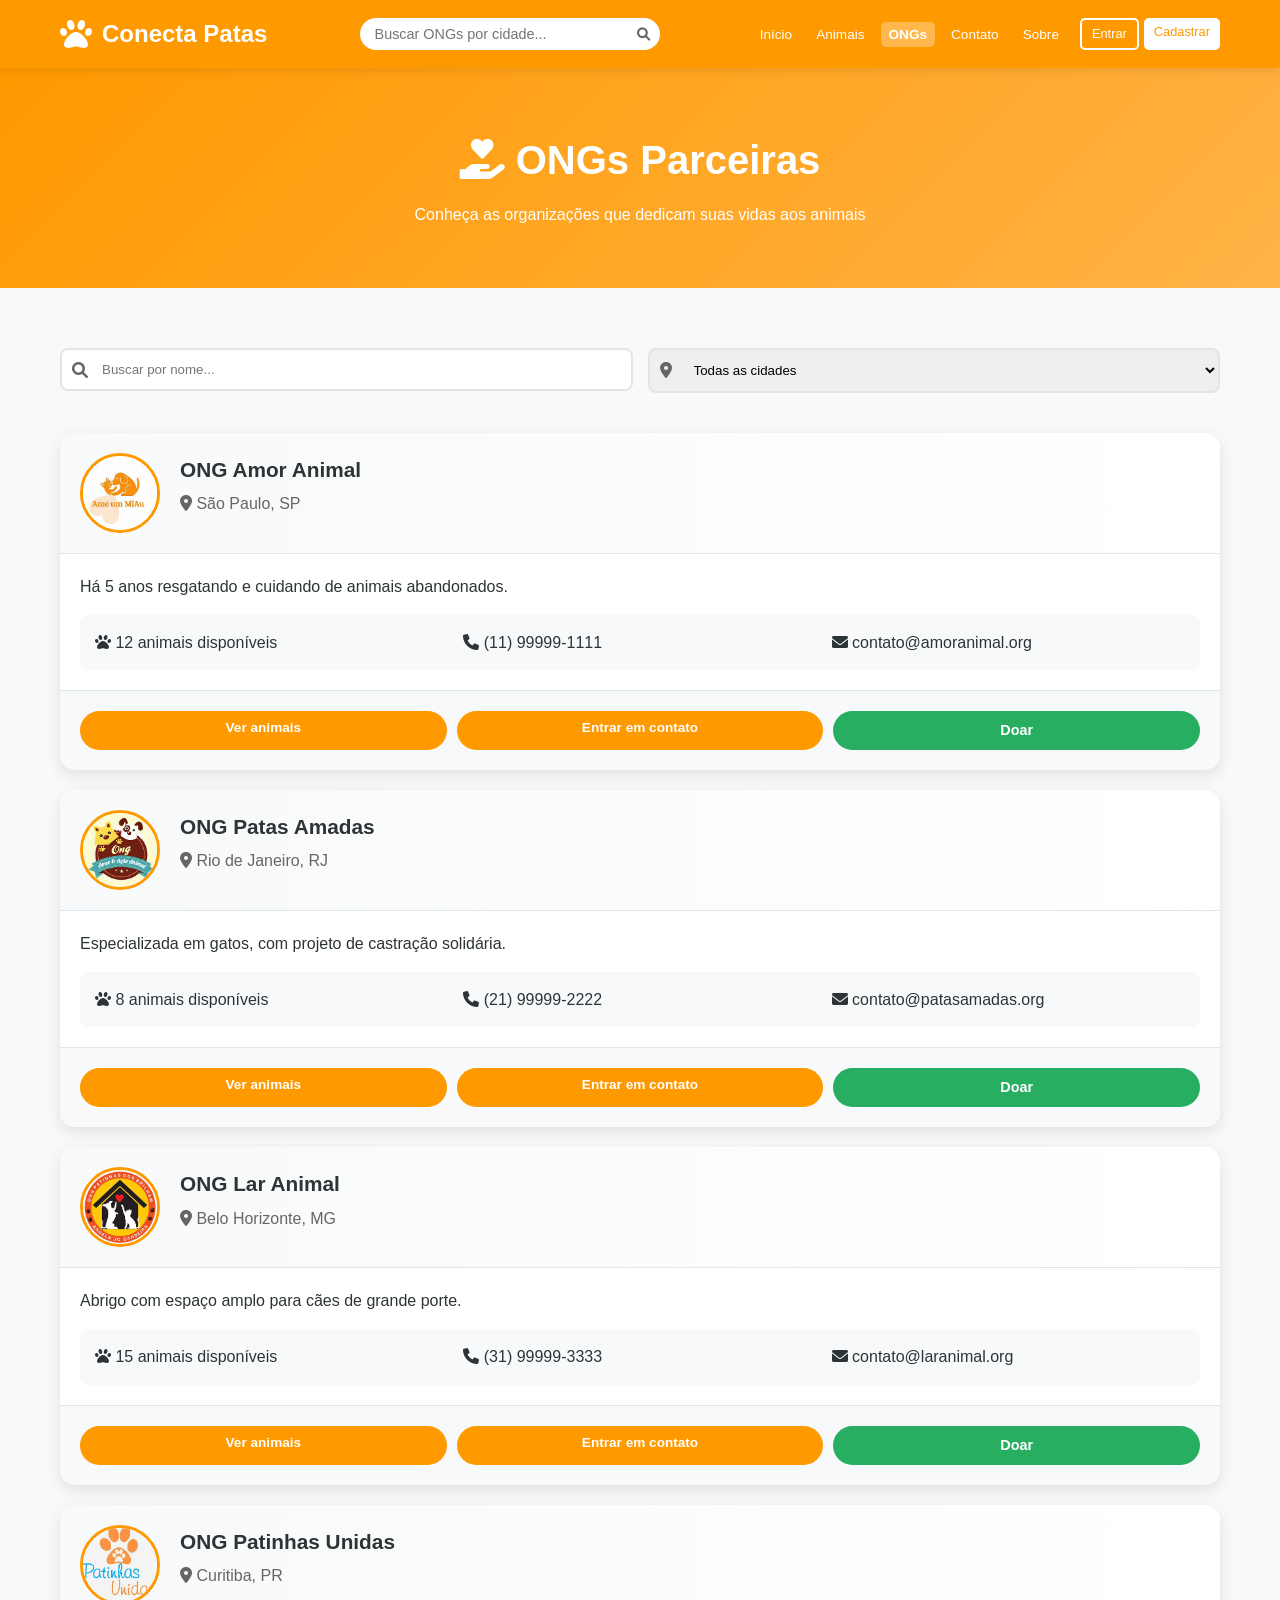
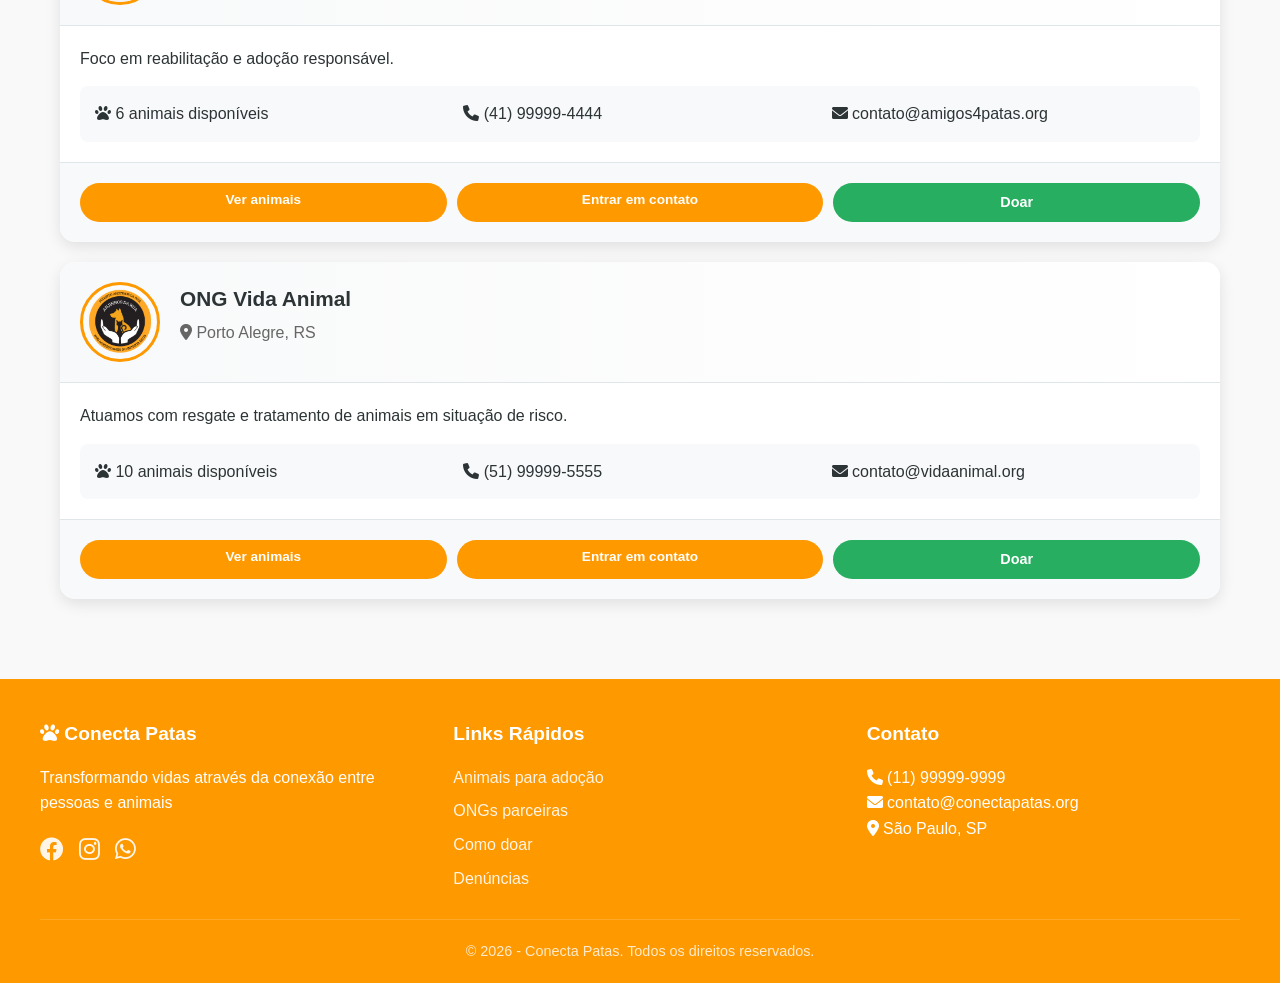
<file: ongs.html>
<!DOCTYPE html>
<html lang="pt-BR">

<head>
    <meta charset="UTF-8">
    <meta name="viewport" content="width=device-width, initial-scale=1.0">
    <title>ONGs Parceiras - Conecta Patas</title>
    <link rel="stylesheet" href="style.css">
    <link rel="stylesheet" href="https://cdnjs.cloudflare.com/ajax/libs/font-awesome/6.0.0/css/all.min.css">
    <script src="ongs.js" defer></script>
</head>

<body>

    <header>
        <div class="header-container">
            <div class="logo">
                <i class="fas fa-paw"></i>
                <h1>Conecta Patas</h1>
            </div>
              <!--Filtro de pesquisa-->     
            <div class="search-bar">
                <input type="text" id="search-ongs" placeholder="Buscar ONGs por cidade...">
                <button id="btn-search"><i class="fas fa-search"></i></button>
            </div>
            <!--Menu -->
            <nav>
                <ul class="nav-menu" id="nav-menu">
                    <li><a href="index.html" >Início</a></li>
                    <li><a href="animais.html">Animais</a></li>
                    <li><a href="ongs.html" class="active">ONGs</a></li>
                    <li><a href="contato.html">Contato</a></li>
                    <li><a href="sobre.html">Sobre</a></li>
                    </li>
                    <li class="auth-buttons">
                        <a href="login.html" class="btn-login">Entrar</a>
                        <a href="cadastro_usuario.html" class="btn-cadastro">Cadastrar</a>
                    </li>
                </ul>
            </nav>

            <div class="hamburger" id="hamburger">
                <span></span>
                <span></span>
                <span></span>
            </div>
        </div>
    </header>

    <main>
        <section class="page-header">
            <h2><i class="fas fa-hand-holding-heart"></i> ONGs Parceiras</h2>
            <p>Conheça as organizações que dedicam suas vidas aos animais</p>
        </section>

        <div class="container">
            <!-- Filtros -->
            <div class="filtros-ongs">
                <div class="filtro-grupo">
                    <i class="fas fa-search"></i>
                    <input type="text" id="buscaOng" placeholder="Buscar por nome...">
                </div>

                <div class="filtro-grupo">
                    <i class="fas fa-map-marker-alt"></i>
                    <select id="filtroCidade">
                    <option value="">Todas as cidades</option>
                    <option value="são paulo, sp">São Paulo, SP</option>
                    <option value="rio de janeiro, rj">Rio de Janeiro, RJ</option>
                    <option value="belo horizonte, mg">Belo Horizonte, MG</option>
                    <option value="curitiba, pr">Curitiba, PR</option>
                    <option value="porto alegre, rs">Porto Alegre, RS</option>
                    </select>
                </div>
            </div>

            <!-- Lista de ONGs -->
            <div class="ongs-lista" id="ongs-lista">
                <!-- Cards serão carregados via JavaScript -->
            </div>
        </div>
    </main>
<!--Rodapé final-->
    <footer>
        <div class="footer-content">
            <div class="footer-section">
                <h4><i class="fas fa-paw"></i> Conecta Patas</h4>
                <p>Transformando vidas através da conexão entre pessoas e animais</p>
                <div class="social-icons">
                    <a href="#"><i class="fab fa-facebook"></i></a>
                    <a href="#"><i class="fab fa-instagram"></i></a>
                    <a href="#"><i class="fab fa-whatsapp"></i></a>
                </div>
            </div>
            <div class="footer-section">
                <h4>Links Rápidos</h4>
                <ul>
                    <li><a href="animais.html">Animais para adoção</a></li>
                    <li><a href="ongs.html">ONGs parceiras</a></li>
                    <li><a href="doaçoes.html">Como doar</a></li>
                    <li><a href="denuncias.html">Denúncias</a></li>
                </ul>
            </div>
            <div class="footer-section">
                <h4>Contato</h4>
                <p><i class="fas fa-phone"></i> (11) 99999-9999</p>
                <p><i class="fas fa-envelope"></i> contato@conectapatas.org</p>
                <p><i class="fas fa-map-marker-alt"></i> São Paulo, SP</p>
            </div>
        </div>
        <div class="footer-bottom">
            <p>&copy; 2026 - Conecta Patas. Todos os direitos reservados.</p>
        </div>
    </footer>

    <script src="global.js"></script>
</body>

</html>
</file>
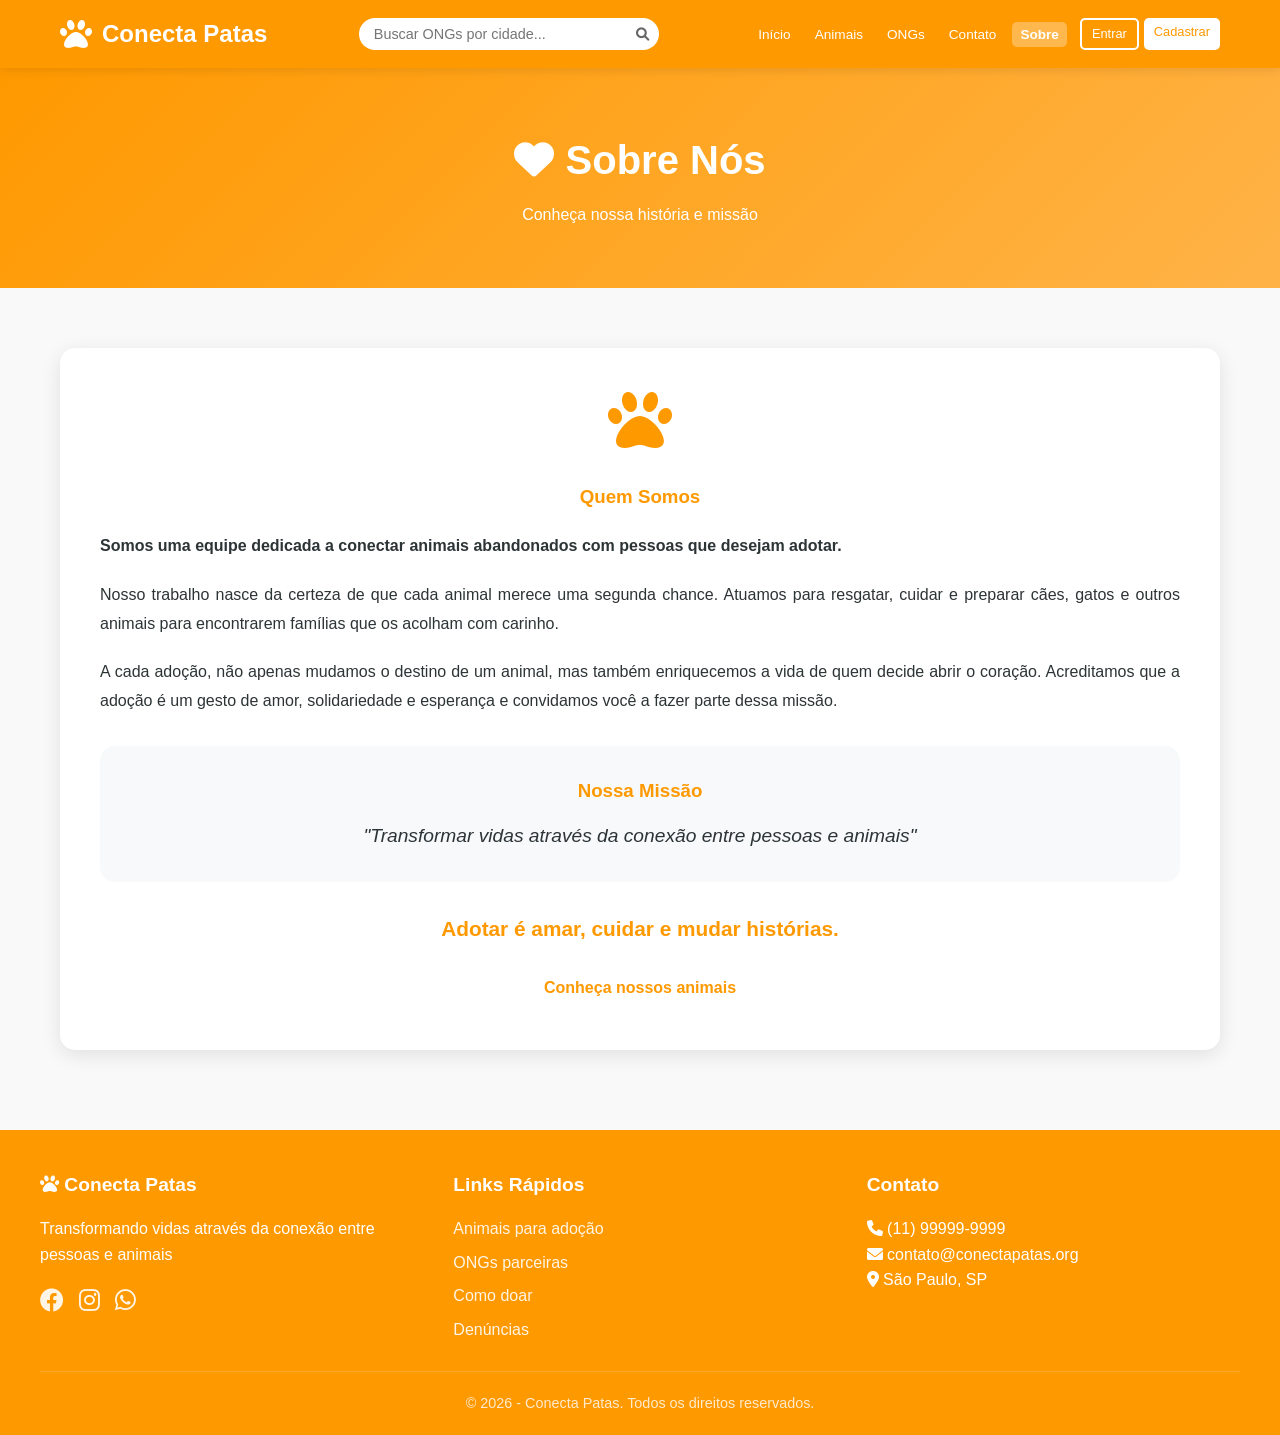
<file: sobre.html>
<!DOCTYPE html>
<html lang="pt-BR">

<head>
  <meta charset="UTF-8">
  <meta name="viewport" content="width=device-width, initial-scale=1.0">
  <title>Sobre Nós - Conecta Patas</title>
  <link rel="stylesheet" href="style.css">
  <link rel="stylesheet" href="https://cdnjs.cloudflare.com/ajax/libs/font-awesome/6.0.0/css/all.min.css">
</head>

<body>

  <header>
    <div class="header-container">
      <div class="logo">
        <i class="fas fa-paw"></i>
        <h1>Conecta Patas</h1>
      </div>
      <!--Filtro de Busca-->
      <div class="search-bar">
        <input type="text" id="search-ongs" placeholder="Buscar ONGs por cidade...">
        <button id="btn-search"><i class="fas fa-search"></i></button>
      </div>
      <!--Menu -->
      <nav>
        <ul class="nav-menu" id="nav-menu">
          <li><a href="index.html">Início</a></li>
          <li><a href="animais.html">Animais</a></li>
          <li><a href="ongs.html">ONGs</a></li>
          <li><a href="contato.html">Contato</a></li>
          <li><a href="sobre.html"class="active">Sobre</a></li>
          </li>
          <li class="auth-buttons">
            <a href="login.html" class="btn-login">Entrar</a>
            <a href="cadastro_usuario.html" class="btn-cadastro">Cadastrar</a>
          </li>
        </ul>
      </nav>

      <div class="hamburger" id="hamburger">
        <span></span>
        <span></span>
        <span></span>
      </div>
    </div>
  </header>

  <main>
    <section class="page-header">
      <h2><i class="fas fa-heart"></i> Sobre Nós</h2>
      <p>Conheça nossa história e missão</p>
    </section>

    <div class="container">
      <div class="sobre-content"
        style="background: white; padding: 40px; border-radius: 15px; box-shadow: 0 5px 20px rgba(0,0,0,0.1);">
        <div style="text-align: center; margin-bottom: 30px;">
          <i class="fas fa-paw" style="font-size: 4rem; color: var(--primary);"></i>
        </div>

        <h3 style="color: var(--primary); margin-bottom: 20px; text-align: center;">Quem Somos</h3>

        <p style="margin-bottom: 20px; line-height: 1.8; text-align: justify;">
          <strong>Somos uma equipe dedicada a conectar animais abandonados com pessoas que desejam adotar.</strong>
        </p>

        <p style="margin-bottom: 20px; line-height: 1.8; text-align: justify;">
          Nosso trabalho nasce da certeza de que cada animal merece uma segunda chance. Atuamos para resgatar, cuidar e
          preparar cães, gatos e outros animais para encontrarem famílias que os acolham com carinho.
        </p>

        <p style="margin-bottom: 20px; line-height: 1.8; text-align: justify;">
          A cada adoção, não apenas mudamos o destino de um animal, mas também enriquecemos a vida de quem decide abrir
          o
          coração. Acreditamos que a adoção é um gesto de amor, solidariedade e esperança e convidamos você a fazer
          parte
          dessa missão.
        </p>

        <div style="background: #f8f9fa; padding: 30px; border-radius: 15px; margin: 30px 0; text-align: center;">
          <h3 style="color: var(--primary); margin-bottom: 15px;">Nossa Missão</h3>
          <p style="font-size: 1.2rem; font-style: italic;">"Transformar vidas através da conexão entre pessoas e
            animais"</p>
        </div>

        <div style="text-align: center;">
          <p style="font-size: 1.3rem; font-weight: bold; color: var(--primary); margin-bottom: 20px;">
            Adotar é amar, cuidar e mudar histórias.
          </p>
          <a href="animais.html" class="btn-primary">Conheça nossos animais</a>
        </div>
      </div>
    </div>
  </main>

  <footer>
    <div class="footer-content">
      <div class="footer-section">
        <h4><i class="fas fa-paw"></i> Conecta Patas</h4>
        <p>Transformando vidas através da conexão entre pessoas e animais</p>
        <div class="social-icons">
          <a href="#"><i class="fab fa-facebook"></i></a>
          <a href="#"><i class="fab fa-instagram"></i></a>
          <a href="#"><i class="fab fa-whatsapp"></i></a>
        </div>
      </div>
      <div class="footer-section">
        <h4>Links Rápidos</h4>
        <ul>
          <li><a href="animais.html">Animais para adoção</a></li>
          <li><a href="ongs.html">ONGs parceiras</a></li>
          <li><a href="doacoes.html">Como doar</a></li>
          <li><a href="denuncias.html">Denúncias</a></li>
        </ul>
      </div>
      <div class="footer-section">
        <h4>Contato</h4>
        <p><i class="fas fa-phone"></i> (11) 99999-9999</p>
        <p><i class="fas fa-envelope"></i> contato@conectapatas.org</p>
        <p><i class="fas fa-map-marker-alt"></i> São Paulo, SP</p>
      </div>
    </div>
    <div class="footer-bottom">
      <p>&copy; 2026 - Conecta Patas. Todos os direitos reservados.</p>
    </div>
  </footer>

  <script src="global.js"></script>
</body>

</html>
</file>
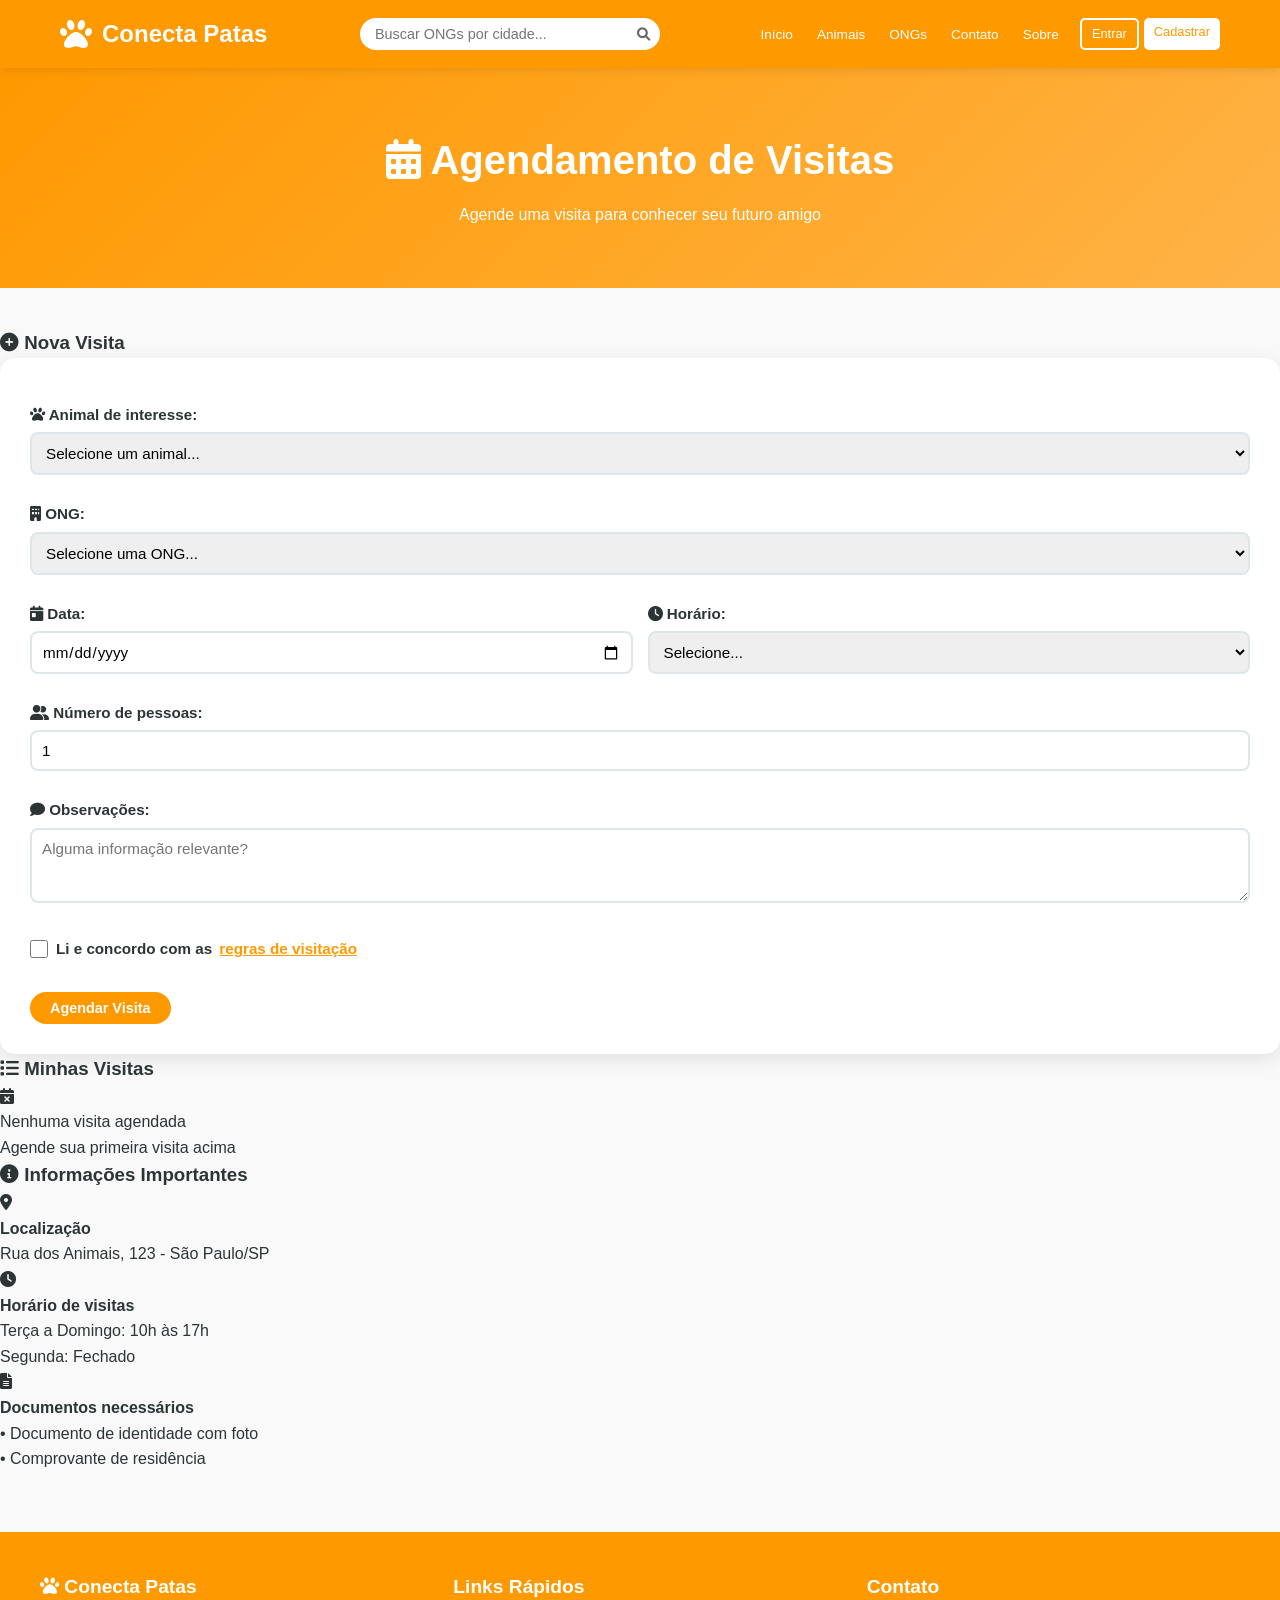
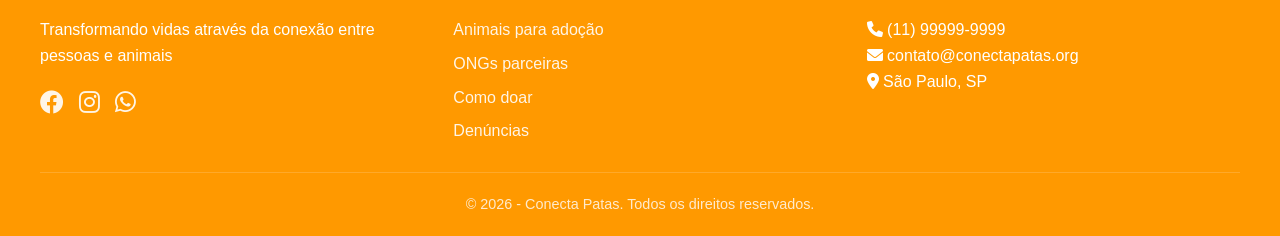
<file: visita.html>
<!DOCTYPE html>
<html lang="pt-BR">

<head>
    <meta charset="UTF-8">
    <meta name="viewport" content="width=device-width, initial-scale=1.0">
    <title>Conecta Patas - Sistema de Adoção</title>
    <link rel="stylesheet" href="style.css">
    <link rel="stylesheet" href="https://cdnjs.cloudflare.com/ajax/libs/font-awesome/6.0.0/css/all.min.css">
    <script src="visita.js" defer></script>
</head>

<body>

    <header>
        <div class="header-container">
            <div class="logo">
                <i class="fas fa-paw"></i>
                <h1>Conecta Patas</h1>
            </div>

            <div class="search-bar">
                <input type="text" id="search-ongs" placeholder="Buscar ONGs por cidade...">
                <button id="btn-search"><i class="fas fa-search"></i></button>
            </div>

            <nav>
                <ul class="nav-menu" id="nav-menu">
                    <li><a href="index.html">Início</a></li>
                    <li><a href="animais.html">Animais</a></li>
                    <li><a href="ongs.html">ONGs</a></li>
                    <li><a href="contato.html">Contato</a></li>
                    <li><a href="sobre.html">Sobre</a></li>
                    </li>
                    <li class="auth-buttons">
                        <a href="login.html" class="btn-login">Entrar</a>
                        <a href="cadastro_usuario.html" class="btn-cadastro">Cadastrar</a>
                    </li>
                </ul>
            </nav>

            <div class="hamburger" id="hamburger">
                <span></span>
                <span></span>
                <span></span>
            </div>
        </div>
    </header>
    <main>
        <section class="page-header">
            <h2><i class="fas fa-calendar-alt"></i> Agendamento de Visitas</h2>
            <p>Agende uma visita para conhecer seu futuro amigo</p>
        </section>

        <div class="visitas-container">
            <!-- FORMULÁRIO DE AGENDAMENTO -->
            <div class="visitas-form-box">
                <h3><i class="fas fa-plus-circle"></i> Nova Visita</h3>
                <form id="formAgendamento">
                    <div class="form-group">
                        <label><i class="fas fa-paw"></i> Animal de interesse:</label>
                        <select id="animalSelect" required>
                            <option value="">Selecione um animal...</option>
                            <option value="Peludo">Peludo - Cachorro (2 anos)</option>
                            <option value="Mimi">Mimi - Gata (1 ano)</option>
                            <option value="Paquita">Paquita - Cachorro (3 anos)</option>
                            <option value="Nonato">Nonato - Cachorro (2 anos)</option>
                            <option value="Tigre">Tigre - Cachorro (3 anos)</option>
                            <option value="Mia">Mia - Gata (2 anos)</option>
                            <option value="Mel">Mel - Gata (3 anos)</option>
                        </select>
                    </div>

                    <div class="form-group">
                        <label><i class="fas fa-building"></i> ONG:</label>
                        <select id="ongSelect" required>
                            <option value="">Selecione uma ONG...</option>
                            <option value="Amor Animal">ONG Amor Animal - São Paulo, SP</option>
                            <option value="Patas Amadas">ONG Patas Amadas - Rio de Janeiro, RJ</option>
                            <option value="Lar Animal">ONG Lar Animal - Belo Horizonte, MG</option>
                        </select>
                    </div>

                    <div class="form-row">
                        <div class="form-group">
                            <label><i class="fas fa-calendar-day"></i> Data:</label>
                            <input type="date" id="dataVisita" required>
                        </div>

                        <div class="form-group">
                            <label><i class="fas fa-clock"></i> Horário:</label>
                            <select id="horaVisita" required>
                                <option value="">Selecione...</option>
                                <option value="09:00">09:00</option>
                                <option value="10:00">10:00</option>
                                <option value="11:00">11:00</option>
                                <option value="14:00">14:00</option>
                                <option value="15:00">15:00</option>
                                <option value="16:00">16:00</option>
                                <option value="17:00">17:00</option>
                            </select>
                        </div>
                    </div>

                    <div class="form-group">
                        <label><i class="fas fa-user-friends"></i> Número de pessoas:</label>
                        <input type="number" id="pessoas" min="1" max="4" value="1" required>
                    </div>

                    <div class="form-group">
                        <label><i class="fas fa-comment"></i> Observações:</label>
                        <textarea id="observacoes" rows="3" placeholder="Alguma informação relevante?"></textarea>
                    </div>

                    <div class="form-group checkbox-group">
                        <label class="checkbox">
                            <input type="checkbox" id="termos" required>
                            <span>Li e concordo com as <a href="#">regras de visitação</a></span>
                        </label>
                    </div>

                    <button type="submit" class="btn-agendar">Agendar Visita</button>
                </form>
            </div>

            <!-- LISTA DE VISITAS AGENDADAS -->
            <div class="visitas-lista-box">
                <h3><i class="fas fa-list"></i> Minhas Visitas</h3>
                <div id="listaVisitas" class="visitas-lista">
                    <!-- As visitas serão carregadas via JavaScript -->
                    <div class="sem-visitas">
                        <i class="fas fa-calendar-times"></i>
                        <p>Nenhuma visita agendada</p>
                        <span>Agende sua primeira visita acima</span>
                    </div>
                </div>
            </div>
        </div>

        <!-- INFORMAÇÕES-->
        <section class="info-visitas">
            <h3><i class="fas fa-info-circle"></i> Informações Importantes</h3>
            <div class="info-grid">
                <div class="info-card">
                    <i class="fas fa-map-marker-alt"></i>
                    <h4>Localização</h4>
                    <p>Rua dos Animais, 123 - São Paulo/SP</p>
                </div>
                <div class="info-card">
                    <i class="fas fa-clock"></i>
                    <h4>Horário de visitas</h4>
                    <p>Terça a Domingo: 10h às 17h</p>
                    <p>Segunda: Fechado</p>
                </div>
                <div class="info-card">
                    <i class="fas fa-file-alt"></i>
                    <h4>Documentos necessários</h4>
                    <p>• Documento de identidade com foto</p>
                    <p>• Comprovante de residência</p>
                </div>
            </div>
        </section>
    </main>

    <footer>
        <div class="footer-content">
            <div class="footer-section">
                <h4><i class="fas fa-paw"></i> Conecta Patas</h4>
                <p>Transformando vidas através da conexão entre pessoas e animais</p>
                <div class="social-icons">
                    <a href="#"><i class="fab fa-facebook"></i></a>
                    <a href="#"><i class="fab fa-instagram"></i></a>
                    <a href="#"><i class="fab fa-whatsapp"></i></a>
                </div>
            </div>
            <div class="footer-section">
                <h4>Links Rápidos</h4>
                <ul>
                    <li><a href="animais.html">Animais para adoção</a></li>
                    <li><a href="ongs.html">ONGs parceiras</a></li>
                    <li><a href="doacoes.html">Como doar</a></li>
                    <li><a href="denuncias.html">Denúncias</a></li>
                </ul>
            </div>
            <div class="footer-section">
                <h4>Contato</h4>
                <p><i class="fas fa-phone"></i> (11) 99999-9999</p>
                <p><i class="fas fa-envelope"></i> contato@conectapatas.org</p>
                <p><i class="fas fa-map-marker-alt"></i> São Paulo, SP</p>
            </div>
        </div>
        <div class="footer-bottom">
            <p>&copy; 2026 - Conecta Patas. Todos os direitos reservados.</p>
        </div>
    </footer>

    <script src="global.js"></script>
</body>

</html>
</file>
<file: style.css>
/* ===== RESET E VARIÁVEIS ===== */
* {
  margin: 0;
  padding: 0;
  box-sizing: border-box;
  font-family: 'Segoe UI', Tahoma, Geneva, Verdana, sans-serif;
}

:root {
  --primary: #ff9900;
  --primary-dark: #e68a00;
  --primary-light: #ffb347;
  --secondary: #4ecdc4;
  --dark: #2d3436;
  --light: #f9f9f9;
  --gray: #dfe6e9;
  --danger: #e74c3c;
  --success: #27ae60;
}

/* ===== ESTILOS GLOBAIS ===== */
body {
  background: var(--light);
  color: var(--dark);
  line-height: 1.6;
}

.container {
  max-width: 1200px;
  margin: 40px auto;
  padding: 20px;
}

.container h2 {
  text-align: center;
  margin-bottom: 30px;
  color: var(--primary);
}

/* ===== HEADER E NAVEGAÇÃO ===== */
header {
  background: var(--primary);
  padding: 15px 0;
  box-shadow: 0 2px 10px rgba(0, 0, 0, 0.1);
  position: sticky;
  top: 0;
  z-index: 1000;
}

.header-container {
  max-width: 1200px;
  margin: 0 auto;
  padding: 0 20px;
  display: flex;
  justify-content: space-between;
  align-items: center;
  flex-wrap: wrap;
}

.logo {
  display: flex;
  align-items: center;
  gap: 10px;
  white-space: nowrap;
}

.logo i {
  font-size: 2rem;
  color: white;
}

.logo h1 {
  color: white;
  font-size: 1.5rem;
}

/* ----- BARRA DE BUSCA ----- */
.search-bar {
  flex: 0 1 300px;
  margin: 0 15px;
  position: relative;
}

.search-bar input {
  width: 100%;
  padding: 8px 35px 8px 15px;
  border: none;
  border-radius: 30px;
  font-size: 0.9rem;
}

.search-bar input:focus {
  outline: 2px solid var(--primary-dark);
}

.search-bar button {
  position: absolute;
  right: 10px;
  top: 50%;
  transform: translateY(-50%);
  background: none;
  border: none;
  color: #666;
  cursor: pointer;
}

/* ----- MENU DE NAVEGAÇÃO ----- */
nav ul {
  list-style: none;
  display: flex;
  align-items: center;
  gap: 8px;
}

nav ul li a {
  color: white;
  text-decoration: none;
  font-weight: 500;
  padding: 5px 8px;
  border-radius: 5px;
  transition: 0.3s;
  font-size: 0.85rem;
  white-space: nowrap;
}

nav ul li a:hover {
  background: rgba(255, 255, 255, 0.2);
}

nav ul li a.active {
  background: rgba(255, 255, 255, 0.3);
  font-weight: bold;
}

.nav-emergency {
  background: var(--danger) !important;
}

.nav-emergency:hover {
  background: #c0392b !important;
}

/* ----- BOTÕES DE AUTENTICAÇÃO ----- */
.auth-buttons {
  display: flex;
  gap: 5px;
  margin-left: 5px;
}

.btn-login {
  border: 2px solid white;
  padding: 4px 10px !important;
  font-size: 0.8rem !important;
}

.btn-cadastro {
  background: white;
  color: var(--primary) !important;
  padding: 4px 10px !important;
  font-size: 0.8rem !important;
}

.btn-cadastro:hover {
  background: var(--primary-dark);
  color: white !important;
}

/* ----- MENU HAMBURGUER ----- */
.hamburger {
  display: none;
  flex-direction: column;
  cursor: pointer;
}

.hamburger span {
  width: 25px;
  height: 3px;
  background: white;
  margin: 2px 0;
  transition: 0.3s;
}

/* =====  BOTÕES ===== */
.btn-primary,
.btn-secondary,
.btn-small,
.btn-limpar,
.btn-emergency,
.btn-social,
.btn-full,
.btn-doar {
  display: inline-block;
  border-radius: 30px;
  text-decoration: none;
  font-weight: 600;
  transition: 0.3s;
  border: none;
  cursor: pointer;
}

.btn-primary {
  background: white;
  color: var(--primary) !important;
  padding: 10px 25px;
  font-size: 1rem;
}

.btn-primary:hover {
  transform: translateY(-2px);
  box-shadow: 0 5px 15px rgba(0, 0, 0, 0.2);
}

.btn-secondary {
  background: rgba(255, 255, 255, 0.2);
  color: white !important;
  border: 2px solid white;
  padding: 10px 25px;
  font-size: 1rem;
}

.btn-secondary:hover {
  background: white;
  color: var(--primary) !important;
}

.btn-small {
  padding: 6px 15px;
  font-size: 0.85rem;
  background: var(--primary);
  color: white;
}

.btn-small:hover {
  background: var(--primary-dark);
}

.btn-limpar {
  background: #95a5a6 !important;
  margin-top: 10px;
  width: auto;
  padding: 8px 15px;
  font-size: 0.85rem;
  border-radius: 5px;
}

.btn-limpar:hover {
  background: #7f8c8d !important;
}

/* ===== BOTÃO AGENDAR VISITA  ===== */
.btn-agendar {
  display: inline-block;
  border-radius: 25px;
  text-decoration: none;
  font-weight: 600;
  transition: 0.3s;
  border: none;
  cursor: pointer;
  background: var(--primary);
  color: white !important;
  padding: 8px 20px;
  font-size: 0.9rem;
  width: auto;
  min-width: 140px;
  margin-top: 15px;
}

.btn-agendar:hover {
  background: var(--primary-dark);
  transform: translateY(-2px);
  box-shadow: 0 5px 15px rgba(0, 0, 0, 0.2);
}

.btn-emergency {
  background: var(--danger);
  color: white;
  padding: 10px;
  font-size: 1.1rem;
  width: 50%;
  margin: 20px auto 0;
  display: block;
  animation: pulse 2s infinite;
}

.btn-emergency:hover:not(:disabled) {
  background: #c0392b;
  transform: scale(1.02);
}

.btn-emergency:disabled {
  opacity: 0.6;
  cursor: not-allowed;
  animation: none;
}

.btn-doar {
  background: var(--success) !important;
  padding: 8px 15px;
  font-size: 0.9rem
}

.btn-doar:hover {
  background: #219a52 !important;
}

.btn-full {
  width: 100%;
  padding: 10px 20px;
  font-size: 1rem;
}

.btn-social {
  flex: 1;
  padding: 10px;
  border-radius: 8px;
  display: flex;
  align-items: center;
  justify-content: center;
  gap: 8px;
  font-size: 0.95rem;
}

.btn-social.google {
  background: #db4437;
  color: white;
}

.btn-social.google:hover {
  background: #c53929;
}

.btn-social.facebook {
  background: #4267B2;
  color: white;
}

.btn-social.facebook:hover {
  background: #365899;
}

@keyframes pulse {
  0% {
    transform: scale(1);
  }

  50% {
    transform: scale(1.05);
  }

  100% {
    transform: scale(1);
  }
}

/* ===== BOTÃO DE EMERGÊNCIA FLUTUANTE ===== */
.emergency-float {
  position: fixed;
  bottom: 30px;
  right: 30px;
  background: var(--danger);
  color: white;
  padding: 15px 25px;
  border-radius: 50px;
  display: flex;
  align-items: center;
  gap: 10px;
  text-decoration: none;
  font-weight: bold;
  box-shadow: 0 4px 15px rgba(231, 76, 60, 0.4);
  animation: pulse 2s infinite;
  z-index: 999;
}

/* =====  HERO SECTION ===== */
.hero {
  background: linear-gradient(135deg, var(--primary), var(--primary-light));
  color: white;
  padding: 60px 20px;
  text-align: center;
}

.hero-content {
  max-width: 800px;
  margin: 0 auto;
}

.hero h2 {
  font-size: 2.5rem;
  margin-bottom: 20px;
}

.hero h2 span {
  background: rgba(255, 255, 255, 0.2);
  padding: 5px 15px;
  border-radius: 30px;
}

.hero p {
  font-size: 1.2rem;
  margin-bottom: 30px;
}

.hero-buttons {
  display: flex;
  gap: 10px;
  justify-content: center;
  flex-wrap: wrap;
}

/* ==== ESTATÍSTICAS ===== */
.stats {
  max-width: 1200px;
  margin: 40px auto;
  display: grid;
  grid-template-columns: repeat(4, 1fr);
  gap: 20px;
  padding: 0 20px;
}

.stat-card {
  background: white;
  padding: 30px;
  border-radius: 15px;
  text-align: center;
  box-shadow: 0 5px 15px rgba(0, 0, 0, 0.1);
  transition: 0.3s;
}

.stat-card:hover {
  transform: translateY(-5px);
  box-shadow: 0 8px 25px rgba(255, 153, 0, 0.2);
}

.stat-card i {
  font-size: 2.5rem;
  color: var(--primary);
  margin-bottom: 15px;
}

.stat-card h3 {
  font-size: 2rem;
  color: var(--dark);
}

.stat-card p {
  color: #666;
}


/* ===== FORMULÁRIOS ===== */
form {
  background: white;
  padding: 30px;
  border-radius: 15px;
  box-shadow: 0 5px 20px rgba(0, 0, 0, 0.1);
}

form label {
  font-weight: bold;
  margin-top: 15px;
  display: block;
  color: var(--dark);
  font-size: 0.95rem;
}

form input,
form textarea,
form select {
  width: 100%;
  padding: 10px;
  margin: 5px 0 12px;
  border: 2px solid var(--gray);
  border-radius: 8px;
  transition: 0.3s;
  font-size: 0.95rem;
}

form input:focus,
form textarea:focus,
form select:focus {
  border-color: var(--primary);
  outline: none;
}

form button {
  width: auto;
  min-width: 120px;
  padding: 8px 12px;
  background: var(--primary);
  color: white;
  border: none;
  border-radius: 6px;
  font-size: 0.85rem;
  font-weight: bold;
  cursor: pointer;
  transition: 0.3s;
  margin-top: 10px;
}

form button:hover {
  background: var(--primary-dark);
}

.error {
  color: var(--danger);
  font-size: 0.85rem;
  margin-top: 5px;
}

.success {
  color: var(--success);
  font-size: 0.85rem;
  margin-top: 5px;
}

/* ===== LISTA DE ANIMAIS ===== */
#lista-animais {
  display: grid;
  grid-template-columns: repeat(auto-fit, minmax(220px, 1fr));
  gap: 20px;
  margin-top: 20px;
}

.animal {
  text-align: center;
  background: white;
  padding: 15px;
  border-radius: 8px;
  box-shadow: 0 2px 6px rgba(0, 0, 0, 0.1);
}

.animal img {
  width: 100%;
  height: 210px;
  object-fit: cover;
  border-radius: 8px;
  margin-bottom: 10px;
}

.adotar,
.visita {
  display: inline-block;
  padding: 10px 20px;
  background: var(--primary);
  color: white;
  border: none;
  border-radius: 10px;
  text-decoration: none;
  cursor: pointer;
  transition: 0.3s;
  margin-top: 10px;
}

.adotar:hover,
.visita:hover {
  background: var(--primary-dark);
}

/* ===== FILTROS ===== */
.filtros {
  display: flex;
  gap: 15px;
  margin-bottom: 30px;
  flex-wrap: wrap;
}

.filtros input,
.filtros select {
  flex: 1;
  min-width: 200px;
  padding: 10px;
  border: 2px solid var(--gray);
  border-radius: 8px;
}

/* =====PÁGINA DE LOGIN ===== */
.auth-box {
  background: white;
  padding: 40px;
  border-radius: 15px;
  box-shadow: 0 5px 20px rgba(0, 0, 0, 0.1);
  max-width: 500px;
  margin: 0 auto;
}

.auth-box h2 {
  text-align: center;
  color: var(--primary);
  margin-bottom: 10px;
}

.auth-box p {
  text-align: center;
  color: #666;
  margin-bottom: 30px;
}

.form-options {
  display: flex;
  justify-content: space-between;
  align-items: center;
  margin: 15px 0;
}

.checkbox-group {
  margin: 15px 0;
}

.checkbox {
  display: flex;
  align-items: center;
  gap: 8px;
  cursor: pointer;
  font-size: 0.95rem;
  white-space: nowrap;
  flex-wrap: wrap;
}

.checkbox input[type="checkbox"] {
  width: 18px;
  height: 18px;
  margin: 0;
  cursor: pointer;
}

.checkbox a {
  color: var(--primary);
  text-decoration: underline;
  white-space: nowrap;
  margin-left: 3px;
}

.checkbox a:hover {
  color: var(--primary-dark);
}

.forgot-password {
  color: var(--primary);
  text-decoration: none;
}

.forgot-password:hover {
  text-decoration: underline;
}

.auth-footer {
  text-align: center;
  margin: 20px 0;
  padding-top: 20px;
  border-top: 1px solid var(--gray);
}

.auth-footer a {
  color: var(--primary);
  font-weight: bold;
  text-decoration: none;
}

.auth-divider {
  position: relative;
  text-align: center;
  margin: 20px 0;
}

.auth-divider::before {
  content: '';
  position: absolute;
  top: 50%;
  left: 0;
  right: 0;
  height: 1px;
  background: var(--gray);
  z-index: 1;
}

.auth-divider span {
  background: white;
  padding: 0 15px;
  position: relative;
  z-index: 2;
  color: #666;
}

.social-login {
  display: flex;
  gap: 10px;
  margin-top: 20px;
}

/* ===== PÁGINA DE ONGS ===== */
.page-header {
  background: linear-gradient(135deg, var(--primary), var(--primary-light));
  color: white;
  padding: 60px 20px;
  text-align: center;
  margin-bottom: 40px;
}

.page-header h2 {
  font-size: 2.5rem;
  margin-bottom: 10px;
}

.filtros-ongs {
  display: flex;
  gap: 15px;
  margin-bottom: 40px;
  flex-wrap: wrap;
}

.filtro-grupo {
  flex: 1;
  min-width: 250px;
  position: relative;
}

.filtro-grupo i {
  position: absolute;
  left: 12px;
  top: 50%;
  transform: translateY(-50%);
  color: #666;
}

.filtro-grupo input,
.filtro-grupo select {
  width: 100%;
  padding: 12px 12px 12px 40px;
  border: 2px solid var(--gray);
  border-radius: 8px;
}

.filtro-grupo input:focus,
.filtro-grupo select:focus {
  border-color: var(--primary);
  outline: none;
}

.ongs-lista {
  display: flex;
  flex-direction: column;
  gap: 20px;
}

.ong-card-completo {
  background: white;
  border-radius: 15px;
  overflow: hidden;
  box-shadow: 0 5px 15px rgba(0, 0, 0, 0.1);
  transition: 0.3s;
}

.ong-card-completo:hover {
  transform: translateY(-2px);
  box-shadow: 0 8px 25px rgba(255, 153, 0, 0.2);
}

.ong-card-header {
  display: flex;
  gap: 20px;
  padding: 20px;
  background: linear-gradient(to right, #f8f9fa, white);
  border-bottom: 1px solid var(--gray);
}

.ong-card-logo {
  width: 80px;
  height: 80px;
  border-radius: 50%;
  object-fit: cover;
  border: 3px solid var(--primary);
}

.ong-card-titulo h3 {
  font-size: 1.3rem;
  margin-bottom: 5px;
  color: var(--dark);
}

.ong-card-titulo p {
  color: #666;
}

.ong-card-body {
  padding: 20px;
}

.ong-card-info {
  display: grid;
  grid-template-columns: repeat(auto-fit, minmax(200px, 1fr));
  gap: 15px;
  margin-top: 15px;
  background: #f8f9fa;
  padding: 15px;
  border-radius: 8px;
}

.ong-card-footer {
  display: flex;
  gap: 10px;
  padding: 20px;
  background: #f8f9fa;
  border-top: 1px solid var(--gray);
  flex-wrap: wrap;
}

.ong-card-footer .btn-small {
  flex: 1;
  text-align: center;
  min-width: 120px;
}

.sem-resultados {
  text-align: center;
  padding: 60px;
  background: white;
  border-radius: 15px;
  box-shadow: 0 5px 15px rgba(0, 0, 0, 0.1);
}

.sem-resultados i {
  font-size: 3rem;
  color: var(--gray);
  margin-bottom: 15px;
}

/* =====PÁGINA DE DOAÇÕES ===== */
.doacoes-header {
  background: linear-gradient(135deg, #27ae60, #2ecc71) !important;
}

.doacao-tabs {
  display: flex;
  justify-content: center;
  gap: 10px;
  margin-bottom: 40px;
  flex-wrap: wrap;
}

.tab-btn {
  padding: 15px 30px;
  border: none;
  background: white;
  border-radius: 8px;
  cursor: pointer;
  font-size: 1rem;
  font-weight: bold;
  box-shadow: 0 2px 5px rgba(0, 0, 0, 0.1);
  transition: 0.3s;
  display: flex;
  align-items: center;
  gap: 8px;
}

.tab-btn i {
  font-size: 1.2rem;
}

.tab-btn.active {
  background: var(--primary);
  color: white;
}

.tab-content {
  display: none;
  margin-top: 20px;
}

.tab-content.active {
  display: block;
}

.tab-content h3 {
  margin-bottom: 20px;
  color: var(--dark);
}

.campanhas-lista,
.ongs-doacao-lista {
  display: grid;
  grid-template-columns: repeat(auto-fit, minmax(300px, 1fr));
  gap: 20px;
  margin-bottom: 40px;
}

.campanha-card,
.ong-necessidade-card {
  background: white;
  border-radius: 15px;
  padding: 20px;
  box-shadow: 0 5px 15px rgba(0, 0, 0, 0.1);
  transition: 0.3s;
}

.campanha-card:hover,
.ong-necessidade-card:hover {
  transform: translateY(-2px);
  box-shadow: 0 8px 25px rgba(0, 0, 0, 0.15);
}

.campanha-header {
  margin-bottom: 15px;
}

.campanha-header h4 {
  color: var(--primary);
  margin-bottom: 5px;
}

.campanha-header p {
  color: #666;
  font-size: 0.9rem;
}

.progresso-container {
  margin: 15px 0;
}

.progresso-label {
  display: flex;
  justify-content: space-between;
  font-size: 0.9rem;
  color: #666;
  margin-bottom: 5px;
}

.progress-bar {
  background: #f0f0f0;
  border-radius: 10px;
  height: 20px;
  overflow: hidden;
}

.progress {
  background: var(--primary);
  color: white;
  height: 100%;
  display: flex;
  align-items: center;
  justify-content: center;
  font-size: 0.8rem;
}

.campanha-acoes {
  display: flex;
  gap: 10px;
  margin-top: 15px;
}

.campanha-acoes select {
  flex: 1;
  padding: 10px;
  border: 2px solid var(--gray);
  border-radius: 8px;
}

.ong-necessidade-card ul {
  margin: 10px 0;
  padding-left: 20px;
}

.ong-necessidade-card li {
  margin: 5px 0;
  color: #666;
}

.doacoes-records {
  margin-top: 60px;
}

.doacoes-records h3 {
  text-align: center;
  margin-bottom: 30px;
}

.records-grid {
  display: grid;
  grid-template-columns: repeat(4, 1fr);
  gap: 20px;
}

.record-card {
  background: white;
  padding: 30px;
  border-radius: 15px;
  text-align: center;
  box-shadow: 0 5px 15px rgba(0, 0, 0, 0.1);
}

.record-card i {
  font-size: 2.5rem;
  color: var(--primary);
  margin-bottom: 15px;
}

.record-card h4 {
  font-size: 2rem;
  color: var(--dark);
  margin-bottom: 5px;
}

/* ===== PÁGINA DE EMERGÊNCIA ===== */
.emergency-page {
  background: linear-gradient(135deg, #fff5f5, #ffe9e9);
}

.emergency-container {
  max-width: 1200px;
  margin: 40px auto;
  padding: 0 20px;
}

.emergency-header {
  text-align: center;
  margin-bottom: 40px;
}

.emergency-icon {
  font-size: 5rem;
  color: var(--danger);
  margin-bottom: 20px;
  animation: pulse 2s infinite;
}

.emergency-header h1 {
  color: var(--danger);
  font-size: 2.5rem;
  margin-bottom: 15px;
}

.emergency-header p {
  color: #666;
  font-size: 1.1rem;
}

.emergency-form-container {
  display: grid;
  grid-template-columns: 2fr 1fr;
  gap: 30px;
}

.emergency-form-container form {
  background: white;
  padding: 30px;
  border-radius: 15px;
  box-shadow: 0 5px 20px rgba(231, 76, 60, 0.2);
}

.form-row {
  display: grid;
  grid-template-columns: 1fr 1fr;
  gap: 15px;
}

.emergency-contacts {
  margin-top: 20px;
  padding: 20px;
  background: #f8f9fa;
  border-radius: 8px;
  text-align: center;
}

.contact-loading {
  color: #666;
  padding: 20px;
}

.contact-loading i {
  margin-right: 8px;
  color: var(--primary);
}

.emergency-info {
  background: white;
  padding: 30px;
  border-radius: 15px;
  box-shadow: 0 5px 20px rgba(0, 0, 0, 0.1);
  height: fit-content;
}

.emergency-info ul {
  list-style: none;
  padding: 0;
  margin: 20px 0;
}

.emergency-info li {
  padding: 8px 0;
  display: flex;
  align-items: center;
  gap: 10px;
}

.emergency-tip {
  background: #fff3cd;
  border-left: 4px solid #ffc107;
  padding: 15px;
  border-radius: 8px;
  margin-top: 20px;
  display: flex;
  gap: 10px;
}

.emergency-tip i {
  font-size: 1.5rem;
  color: #ffc107;
}

.professional-item {
  display: grid;
  grid-template-columns: auto 1fr auto;
  gap: 15px;
  align-items: center;
  padding: 15px;
  border: 1px solid var(--gray);
  border-radius: 8px;
  margin-bottom: 10px;
  background: white;
}

.professional-item img {
  width: 50px;
  height: 50px;
  border-radius: 50%;
  object-fit: cover;
}

.status-disp {
  color: var(--success);
  font-weight: bold;
  display: block;
}

.status-aceito {
  color: var(--primary);
  font-weight: bold;
  display: block;
}

.status-aceito i {
  margin-right: 3px;
}

.distance {
  background: #f0f0f0;
  padding: 5px 10px;
  border-radius: 15px;
  font-size: 0.9rem;
  display: inline-block;
  margin-top: 5px;
}

.emergency-notification {
  background: #d4edda;
  border-left: 4px solid #28a745;
  padding: 15px;
  border-radius: 8px;
  margin-bottom: 20px;
  display: flex;
  align-items: center;
  gap: 10px;
  animation: slideIn 0.5s;
}

.emergency-notification i {
  font-size: 1.5rem;
  color: #28a745;
}

@keyframes slideIn {
  from {
    transform: translateY(-20px);
    opacity: 0;
  }

  to {
    transform: translateY(0);
    opacity: 1;
  }
}

/* ===== RODAPÉ ===== */
footer {
  background: var(--primary);
  color: white;
  padding: 40px 20px 20px;
  margin-top: 60px;
}

.footer-content {
  max-width: 1200px;
  margin: 0 auto;
  display: grid;
  grid-template-columns: repeat(3, 1fr);
  gap: 40px;
}

.footer-section h4 {
  margin-bottom: 15px;
  font-size: 1.2rem;
}

.footer-section ul {
  list-style: none;
}

.footer-section ul li {
  margin: 8px 0;
}

.footer-section a {
  color: white;
  text-decoration: none;
  opacity: 0.9;
}

.footer-section a:hover {
  opacity: 1;
  text-decoration: underline;
}

.social-icons {
  display: flex;
  gap: 15px;
  margin-top: 15px;
}

.social-icons a {
  font-size: 1.5rem;
}

.footer-bottom {
  max-width: 1200px;
  margin: 20px auto 0;
  padding-top: 20px;
  border-top: 1px solid rgba(255, 255, 255, 0.2);
  text-align: center;
  font-size: 0.9rem;
  opacity: 0.8;
}

/* ===== RESPONSIVIDADE ===== */
@media (min-width: 1025px) {
  nav ul {
    flex-wrap: nowrap;
  }
}

@media (max-width: 1024px) {
  .header-container {
    justify-content: center;
    gap: 10px;
  }

  .logo {
    width: 100%;
    justify-content: center;
  }

  .search-bar {
    width: 100%;
    max-width: 300px;
  }

  nav {
    width: 100%;
  }

  nav ul {
    flex-wrap: wrap;
    justify-content: center;
  }
}

@media (max-width: 968px) {
  .stats {
    grid-template-columns: repeat(2, 1fr);
  }

  .footer-content {
    grid-template-columns: 1fr;
    text-align: center;
  }

  .social-icons {
    justify-content: center;
  }

  .records-grid {
    grid-template-columns: repeat(2, 1fr);
  }

  .emergency-form-container {
    grid-template-columns: 1fr;
  }

  .social-login {
    flex-direction: column;
  }
}

@media (max-width: 768px) {
  .header-container {
    flex-direction: column;
  }

  .search-bar {
    max-width: 100%;
    margin: 10px 0;
  }

  nav ul {
    display: none;
    flex-direction: column;
    width: 100%;
    padding: 15px 0;
  }

  nav ul.active {
    display: flex;
  }

  .hamburger {
    display: flex;
    position: absolute;
    top: 20px;
    right: 20px;
  }

  .hero h2 {
    font-size: 2rem;
  }

  .auth-buttons {
    flex-direction: column;
    width: 100%;
  }

  .btn-login,
  .btn-cadastro {
    text-align: center;
  }

  .ong-card-header {
    flex-direction: column;
    align-items: center;
    text-align: center;
  }

  .ong-card-info {
    grid-template-columns: 1fr;
  }

  .ong-card-footer {
    flex-direction: column;
  }

  .campanha-acoes {
    flex-direction: column;
  }

  .form-row {
    grid-template-columns: 1fr;
  }
}

@media (max-width: 480px) {
  .stats {
    grid-template-columns: 1fr;
  }

  .hero-buttons {
    flex-direction: column;
  }

  .btn-primary,
  .btn-secondary {
    width: 100%;
    text-align: center;
  }

  form {
    padding: 20px;
  }

  .records-grid {
    grid-template-columns: 1fr;
  }

  .page-header h2 {
    font-size: 1.8rem;
  }
}

@media (max-width: 480px) {
  .checkbox {
    white-space: normal;
    flex-wrap: wrap;
  }

  .checkbox a {
    white-space: normal;
  }
}

@media (max-width: 1024px) {
  #lista-animais {
    display: grid;
    grid-template-columns: repeat(2, 1fr);
    gap: 15px;
  }
}

@media (max-width: 768px) {
  #lista-animais {
    grid-template-columns: 1fr;
  }

  .animal {
    width: 100%;
    text-align: center;
  }

  .animal img {
    width: 100%;
    height: auto;
  }

  .filtros-ongs {
    flex-direction: column;
    gap: 10px;
  }

  .filtro-grupo {
    width: 100%;
  }

  .filtro-grupo input,
  .filtro-grupo select {
    width: 100%;
  }
}

@media (max-width: 480px) {
  h2 {
    font-size: 1.5rem;
    text-align: center;
  }

  .animal h3 {
    font-size: 1.2rem;
  }

  .animal p {
    font-size: 0.9rem;
  }

  .adotar,
  .visita {
    display: block;
    margin: 5px auto;
    width: 90%;
    text-align: center;
  }
}
</file>
